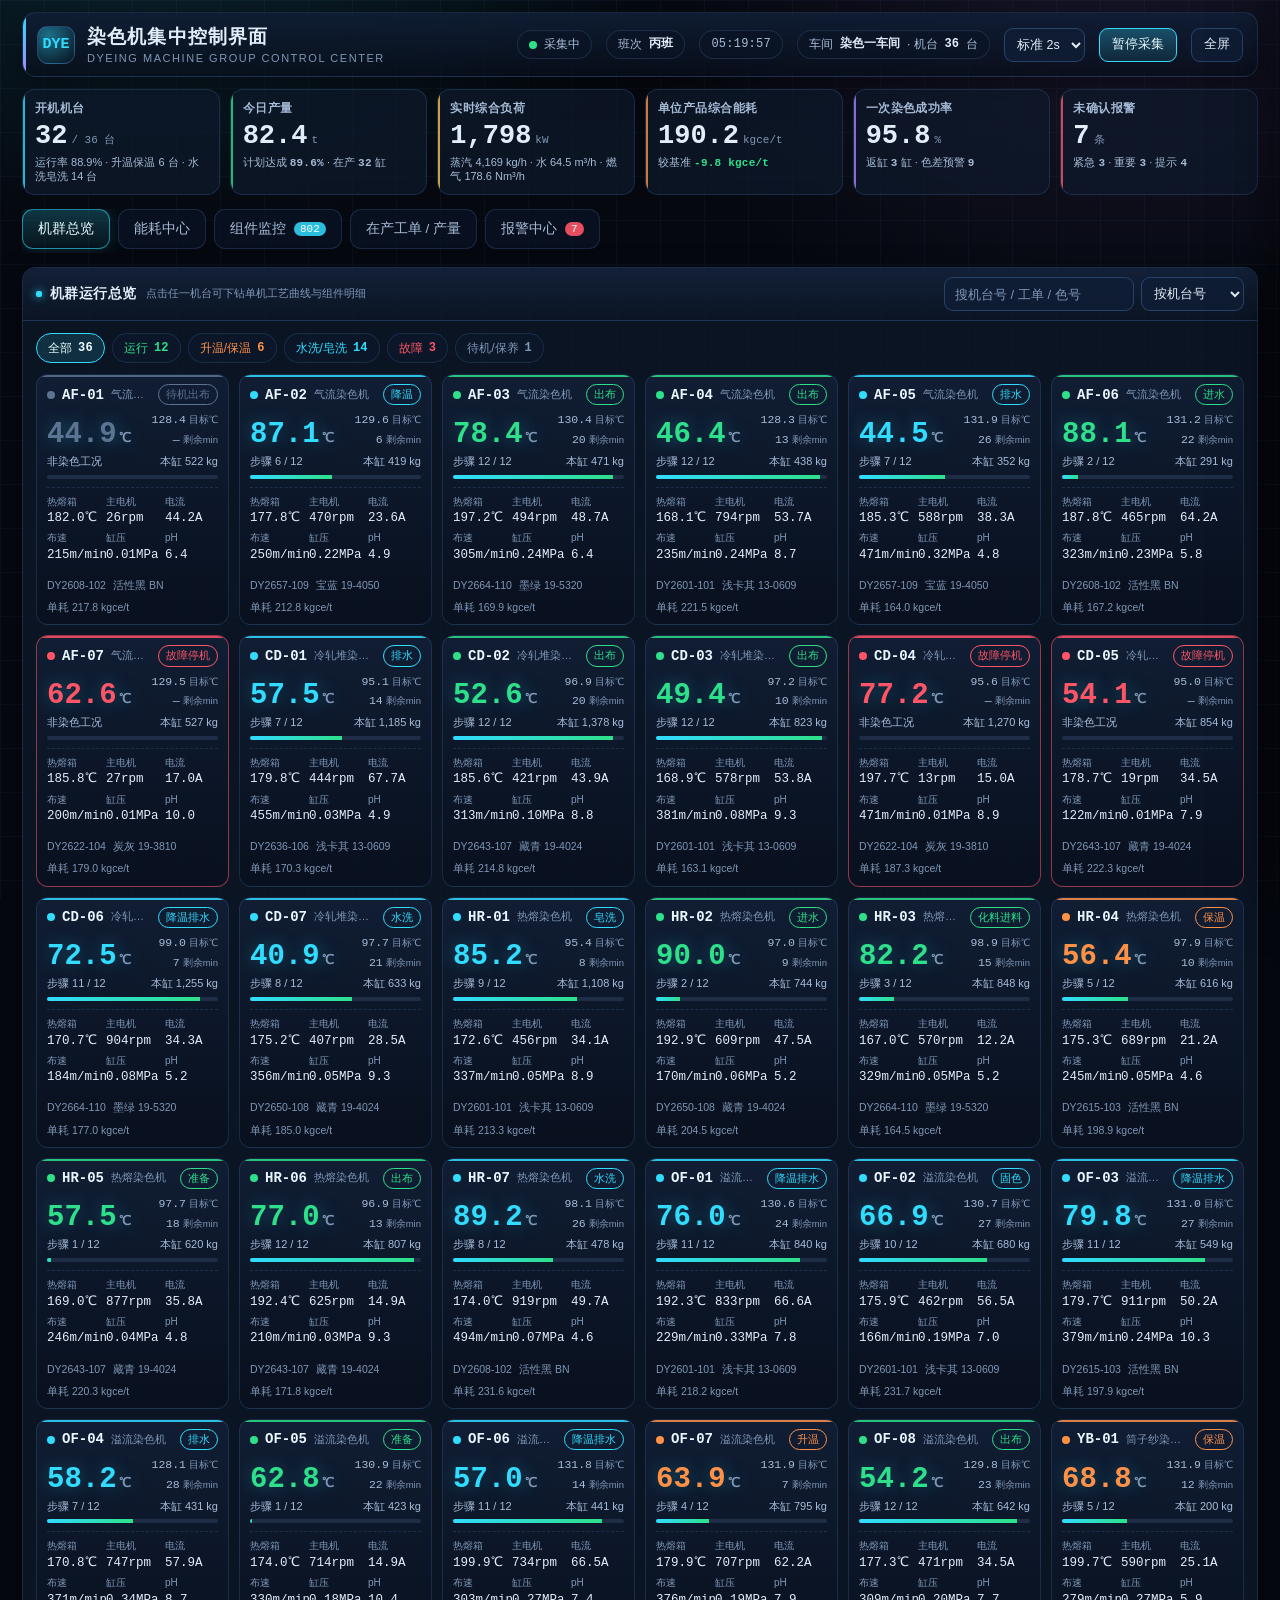
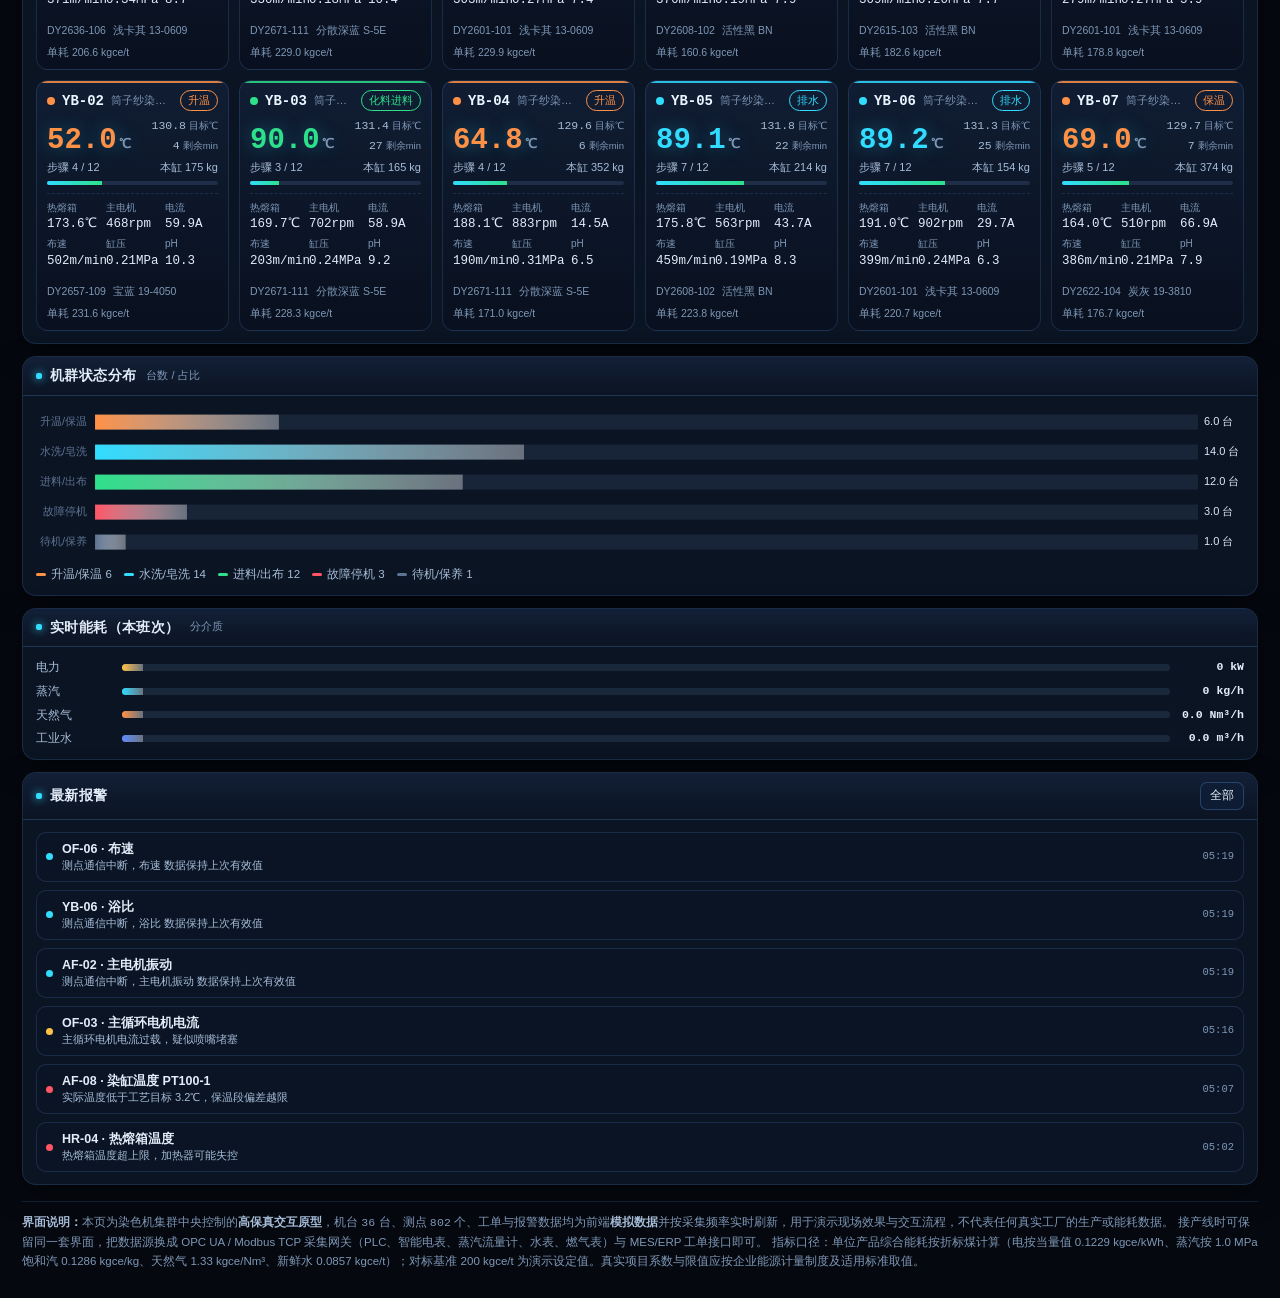
<file: templates/dyecontrol/dyecontrol.html>
<!DOCTYPE html>
<html lang="zh-CN">
<head>
<meta charset="utf-8">
<meta name="viewport" content="width=device-width, initial-scale=1">
<title>染色机集中控制界面</title>
<style>
/* SECTION: reset & tokens */
*,*::before,*::after{box-sizing:border-box}
:root{
  --bg:#05080f;--bg2:#080e1a;--panel:rgba(14,25,44,.72);--panel2:rgba(10,18,33,.86);
  --line:rgba(84,140,210,.20);--line2:rgba(84,140,210,.34);
  --tx:#e3edf9;--tx2:#a6bcd7;--tx3:#7e97b6;
  --cy:#31dcff;--gr:#2ee08a;--ye:#ffc247;--or:#ff9147;--rd:#ff5566;--pu:#a883ff;--bl:#5f8dff;
  --shadow:0 10px 30px rgba(0,0,0,.38);
  --mono:"DIN Alternate","Bahnschrift","Roboto Mono",ui-monospace,SFMono-Regular,Menlo,Consolas,monospace;
  --sans:-apple-system,BlinkMacSystemFont,"Segoe UI","PingFang SC","Hiragino Sans GB","Microsoft YaHei",sans-serif;
}
html,body{margin:0;padding:0;min-height:100%}
body{
  font-family:var(--sans);color:var(--tx);background:var(--bg);
  font-size:14px;line-height:1.45;-webkit-font-smoothing:antialiased;
  background-image:
    radial-gradient(900px 500px at 12% -8%,rgba(49,220,255,.13),transparent 60%),
    radial-gradient(800px 480px at 88% 4%,rgba(168,131,255,.10),transparent 62%),
    linear-gradient(rgba(84,140,210,.055) 1px,transparent 1px),
    linear-gradient(90deg,rgba(84,140,210,.055) 1px,transparent 1px);
  background-size:auto,auto,44px 44px,44px 44px;background-attachment:fixed;
}
h1,h2,h3,h4,p{margin:0}
button,select,input{font-family:inherit;color:inherit}
.num{font-family:var(--mono);font-variant-numeric:tabular-nums;letter-spacing:.02em}
::-webkit-scrollbar{width:9px;height:9px}
::-webkit-scrollbar-thumb{background:rgba(84,140,210,.32);border-radius:8px}
::-webkit-scrollbar-track{background:transparent}

/* SECTION: layout shell */
.wrap{max-width:1920px;margin:0 auto;padding:12px clamp(10px,2vw,22px) 26px}
.topbar{display:flex;flex-wrap:wrap;gap:10px 16px;align-items:center;padding:10px 14px;
  border:1px solid var(--line);background:linear-gradient(180deg,rgba(16,30,54,.9),rgba(8,14,26,.7));
  border-radius:14px;box-shadow:var(--shadow);position:relative;overflow:hidden}
.topbar::after{content:"";position:absolute;inset:0 auto 0 0;width:3px;background:linear-gradient(180deg,var(--cy),var(--pu))}
.brand{display:flex;align-items:center;gap:12px;min-width:0}
.logo{width:38px;height:38px;flex:0 0 38px;border-radius:11px;border:1px solid var(--line2);
  background:radial-gradient(circle at 30% 25%,rgba(49,220,255,.45),rgba(8,14,26,.6));display:grid;place-items:center}
.logo span{font-family:var(--mono);font-size:15px;font-weight:800;color:var(--cy)}
.brand-t{font-size:clamp(15px,2.2vw,19px);font-weight:700;letter-spacing:.06em;white-space:nowrap}
.brand-s{font-size:11px;color:var(--tx3);letter-spacing:.14em;text-transform:uppercase}
.top-meta{display:flex;flex-wrap:wrap;gap:8px 14px;margin-left:auto;align-items:center}
.pill{display:flex;align-items:center;gap:7px;padding:5px 11px;border:1px solid var(--line);border-radius:999px;
  background:rgba(10,20,38,.7);font-size:12px;color:var(--tx2);white-space:nowrap}
.pill b{color:var(--tx);font-family:var(--mono)}
.live{width:8px;height:8px;border-radius:50%;background:var(--gr);box-shadow:0 0 0 0 rgba(46,224,138,.7);animation:pulse 1.6s infinite}
.live.off{background:var(--tx3);animation:none;box-shadow:none}
@keyframes pulse{0%{box-shadow:0 0 0 0 rgba(46,224,138,.55)}70%{box-shadow:0 0 0 9px rgba(46,224,138,0)}100%{box-shadow:0 0 0 0 rgba(46,224,138,0)}}
.btn{border:1px solid var(--line2);background:rgba(16,30,54,.8);color:var(--tx);border-radius:9px;padding:6px 12px;
  font-size:12.5px;cursor:pointer;transition:.18s;min-height:34px}
.btn:hover{border-color:var(--cy);color:#fff;box-shadow:0 0 14px rgba(49,220,255,.25)}
.btn.on{background:linear-gradient(180deg,rgba(49,220,255,.28),rgba(49,220,255,.10));border-color:var(--cy);color:#eafcff}
.sel{background:rgba(16,30,54,.85);border:1px solid var(--line2);border-radius:9px;padding:6px 8px;font-size:12.5px;min-height:34px}
.inp{background:rgba(16,30,54,.85);border:1px solid var(--line2);border-radius:9px;padding:6px 10px;font-size:13px;min-height:34px;min-width:0;width:100%}
.inp::placeholder{color:var(--tx3)}

/* SECTION: kpi strip */
.kpis{display:grid;gap:10px;margin-top:12px;grid-template-columns:repeat(6,minmax(0,1fr))}
.kpi{border:1px solid var(--line);border-radius:13px;padding:10px 12px;background:var(--panel);position:relative;overflow:hidden;min-width:0}
.kpi::before{content:"";position:absolute;left:0;top:0;bottom:0;width:2px;background:var(--cy);opacity:.8}
.kpi.k2::before{background:var(--gr)}.kpi.k3::before{background:var(--ye)}
.kpi.k4::before{background:var(--or)}.kpi.k5::before{background:var(--pu)}.kpi.k6::before{background:var(--rd)}
.kpi h4{font-size:11.5px;color:var(--tx2);font-weight:600;letter-spacing:.04em;display:flex;gap:6px;align-items:center}
.kpi .v{font-family:var(--mono);font-size:clamp(19px,2.4vw,27px);font-weight:700;line-height:1.2;margin-top:3px;white-space:nowrap}
.kpi .u{font-size:11px;color:var(--tx3);margin-left:4px;font-weight:400}
.kpi .s{font-size:11px;color:var(--tx2);margin-top:2px;line-height:1.35;display:-webkit-box;-webkit-line-clamp:2;-webkit-box-orient:vertical;overflow:hidden}
.up{color:var(--gr)}.down{color:var(--rd)}

/* SECTION: tabs */
.tabs{display:flex;gap:8px;margin-top:14px;overflow-x:auto;padding-bottom:4px;scrollbar-width:thin}
.tab{border:1px solid var(--line);background:rgba(10,20,38,.72);border-radius:11px;padding:9px 15px;font-size:13.5px;
  cursor:pointer;white-space:nowrap;color:var(--tx2);transition:.18s;display:flex;align-items:center;gap:8px;min-height:40px}
.tab:hover{color:#fff;border-color:var(--line2)}
.tab.on{color:#eafcff;background:linear-gradient(180deg,rgba(49,220,255,.22),rgba(49,220,255,.06));border-color:rgba(49,220,255,.55);
  box-shadow:0 0 18px rgba(49,220,255,.18)}
.tab .badge{font-family:var(--mono);font-size:11px;background:rgba(255,85,102,.9);color:#fff;border-radius:999px;padding:1px 6px}
.panel{display:none;margin-top:14px}
.panel.on{display:block;animation:fade .3s ease}
@keyframes fade{from{opacity:0;transform:translateY(6px)}to{opacity:1;transform:none}}

/* SECTION: cards */
.card{border:1px solid var(--line);border-radius:14px;background:var(--panel);box-shadow:var(--shadow);min-width:0;overflow:hidden}
.card-h{display:flex;align-items:center;gap:10px;flex-wrap:wrap;padding:9px 13px;border-bottom:1px solid var(--line);
  background:linear-gradient(180deg,rgba(24,42,72,.55),transparent)}
.card-h h3{font-size:13.5px;font-weight:700;letter-spacing:.03em;display:flex;align-items:center;gap:8px}
.card-h h3::before{content:"";width:6px;height:6px;border-radius:2px;background:var(--cy);box-shadow:0 0 9px var(--cy)}
.card-h .hint{font-size:11px;color:var(--tx3)}
.card-h .right{margin-left:auto;display:flex;gap:7px;align-items:center;flex-wrap:wrap}
.card-b{padding:12px 13px}
.grid2{display:grid;gap:12px;grid-template-columns:repeat(2,minmax(0,1fr))}
.grid3{display:grid;gap:12px;grid-template-columns:repeat(3,minmax(0,1fr))}
.stack{display:grid;gap:12px}
@media (max-width:1180px){.grid3{grid-template-columns:repeat(2,minmax(0,1fr))}}
@media (max-width:760px){.grid2,.grid3{grid-template-columns:minmax(0,1fr)}}

/* SECTION: overview */
.ov-wrap{display:grid;gap:12px;grid-template-columns:minmax(0,1fr) 330px;align-items:start}
@media (max-width:1280px){.ov-wrap{grid-template-columns:minmax(0,1fr)}}
.chips{display:flex;gap:7px;flex-wrap:wrap;align-items:center}
.chip{border:1px solid var(--line);background:rgba(12,24,44,.7);border-radius:999px;padding:5px 11px;font-size:12px;
  cursor:pointer;color:var(--tx2);display:flex;align-items:center;gap:6px;min-height:30px;transition:.15s}
.chip:hover{color:#fff}
.chip.on{border-color:var(--cy);color:#eafcff;background:rgba(49,220,255,.14)}
.chip i{width:8px;height:8px;border-radius:50%;background:currentColor;display:block}
.mgrid{display:grid;gap:10px;grid-template-columns:repeat(auto-fill,minmax(184px,1fr));margin-top:11px}
.mc{border:1px solid var(--line);border-radius:12px;background:linear-gradient(180deg,rgba(17,30,53,.9),rgba(9,16,30,.86));
  padding:9px 10px;cursor:pointer;transition:.18s;position:relative;overflow:hidden;min-width:0}
.mc::after{content:"";position:absolute;inset:0 auto auto 0;height:2px;width:100%;background:var(--st,var(--tx3));opacity:.85}
.mc:hover{border-color:var(--line2);transform:translateY(-2px);box-shadow:0 10px 22px rgba(0,0,0,.42)}
.mc.al{border-color:rgba(255,85,102,.55)}
.mc-h{display:flex;align-items:center;gap:7px;font-size:12px}
.mc-code{font-family:var(--mono);font-weight:700;font-size:14px;color:#eaf6ff}
.mc-type{color:var(--tx3);font-size:11px;white-space:nowrap;overflow:hidden;text-overflow:ellipsis;min-width:0;flex:1}
.mc-st{font-size:10.5px;padding:2px 7px;border-radius:999px;border:1px solid var(--st,var(--line));color:var(--st,var(--tx2));white-space:nowrap}
.mc-dot{width:8px;height:8px;border-radius:50%;background:var(--st,var(--tx3));flex:0 0 8px}
.mc.al .mc-dot{animation:blink 1s infinite}
@keyframes blink{50%{opacity:.18}}
.mc-main{display:flex;align-items:flex-end;gap:8px;margin:7px 0 3px}
.mc-temp{font-family:var(--mono);font-size:29px;font-weight:700;line-height:1;color:var(--st,#fff);text-shadow:0 0 18px rgba(49,220,255,.35)}
.mc-temp u{font-size:13px;text-decoration:none;color:var(--tx3);margin-left:2px}
.mc-side{display:flex;flex-direction:column;gap:3px;margin-left:auto;text-align:right}
.mc-side div{font-family:var(--mono);font-size:11.5px;color:var(--tx2)}
.mc-side small{font-family:var(--sans);font-size:9.5px;color:var(--tx3);margin-left:3px}
.mc-phase{font-size:11px;color:var(--tx2);display:flex;justify-content:space-between;gap:6px;margin-top:5px}
.prog{height:4px;border-radius:3px;background:rgba(120,160,210,.16);overflow:hidden;margin-top:5px}
.prog i{display:block;height:100%;background:linear-gradient(90deg,var(--cy),var(--gr));width:0;transition:width .5s}
.mc-grid{display:grid;grid-template-columns:repeat(3,minmax(0,1fr));gap:4px 6px;margin-top:8px;padding-top:7px;border-top:1px dashed var(--line)}
.mc-grid dt{font-size:10px;color:var(--tx3)}
.mc-grid dd{margin:0;font-family:var(--mono);font-size:12.5px;color:var(--tx);white-space:nowrap}
.mc-f{margin-top:7px;font-size:10.5px;color:var(--tx3);display:flex;gap:7px;flex-wrap:wrap;min-width:0}
.mc-f b{color:var(--tx2);font-weight:500;font-family:var(--mono)}
.aside-list{display:grid;gap:8px}
.as-item{display:flex;gap:9px;align-items:center;padding:7px 9px;border:1px solid var(--line);border-radius:10px;background:rgba(10,20,38,.6)}
.as-item .t{font-family:var(--mono);font-size:10.5px;color:var(--tx3);white-space:nowrap}
.as-item .m{min-width:0;flex:1}
.as-item .m b{display:block;font-size:12.5px;font-weight:600;white-space:nowrap;overflow:hidden;text-overflow:ellipsis}
.as-item .m span{font-size:11px;color:var(--tx2);display:-webkit-box;-webkit-line-clamp:2;-webkit-box-orient:vertical;overflow:hidden}
.lv{width:7px;height:7px;border-radius:50%;flex:0 0 7px}
.bar-list{display:grid;gap:7px}
.bl{display:grid;grid-template-columns:78px minmax(0,1fr) 66px;gap:8px;align-items:center;font-size:11.5px}
.bl .track{height:7px;border-radius:4px;background:rgba(120,160,210,.14);overflow:hidden}
.bl .track i{display:block;height:100%;background:linear-gradient(90deg,var(--bl-c,var(--cy)),rgba(255,255,255,.35));width:0}
.bl b{font-family:var(--mono);text-align:right;color:var(--tx)}
.bl span{color:var(--tx2);white-space:nowrap;overflow:hidden;text-overflow:ellipsis}

/* SECTION: energy */
.ecards{display:grid;gap:11px;grid-template-columns:repeat(4,minmax(0,1fr));margin-bottom:12px}
@media (max-width:980px){.ecards{grid-template-columns:repeat(2,minmax(0,1fr))}}
@media (max-width:560px){.ecards{grid-template-columns:minmax(0,1fr)}}
.ec{border:1px solid var(--line);border-radius:13px;padding:11px 12px;background:var(--panel2);position:relative;overflow:hidden;min-width:0}
.ec-top{display:flex;align-items:center;gap:8px;font-size:12.5px;color:var(--tx2)}
.ec-ico{width:26px;height:26px;border-radius:8px;display:grid;place-items:center;border:1px solid var(--line2);font-size:13px;flex:0 0 26px}
.ec-v{font-family:var(--mono);font-size:24px;font-weight:700;margin-top:6px;white-space:nowrap}
.ec-v u{font-size:12px;text-decoration:none;color:var(--tx3);margin-left:3px}
.ec-row{display:flex;justify-content:space-between;gap:8px;font-size:11.5px;color:var(--tx2);margin-top:3px}
.ec-row b{color:var(--tx)}
.ec-name{color:var(--tx);font-weight:600}
.ec-row b{font-family:var(--mono);color:var(--tx2);font-weight:600}
.ec canvas{display:block;width:100%;height:34px;margin-top:7px}
.intensity{display:grid;gap:9px;grid-template-columns:repeat(auto-fit,minmax(150px,1fr))}
.it{border:1px dashed var(--line);border-radius:11px;padding:9px 10px;min-width:0}
.it h5{margin:0 0 5px;font-size:11.5px;color:var(--tx3);font-weight:600}
.it .n{font-family:var(--mono);font-size:18px;font-weight:700}
.it .n u{font-size:11px;text-decoration:none;color:var(--tx3);margin-left:3px}
.it .cmp{font-size:11px;margin-top:2px}
.cv{width:100%;display:block}

/* SECTION: tables */
.tbl-wrap{overflow-x:auto;border-radius:10px}
table.tbl{width:100%;border-collapse:collapse;font-size:12.5px;min-width:640px}
.tbl th{position:sticky;top:0;background:rgba(12,24,44,.96);color:var(--tx2);font-weight:600;text-align:left;
  padding:8px 9px;border-bottom:1px solid var(--line2);white-space:nowrap;font-size:11.5px}
.tbl td{padding:7px 9px;border-bottom:1px solid var(--line);white-space:nowrap;color:var(--tx)}
.tbl tr:hover td{background:rgba(49,220,255,.05)}
.tbl .mono{font-family:var(--mono)}
.tbl .st{display:inline-flex;align-items:center;gap:6px;font-size:11.5px}
.pbar{display:flex;align-items:center;gap:7px;min-width:110px}
.pbar .track{flex:1;min-width:50px;height:6px;border-radius:4px;background:rgba(120,160,210,.16);overflow:hidden}
.pbar .track i{display:block;height:100%;width:0;background:linear-gradient(90deg,var(--cy),var(--gr))}
.pbar b{font-family:var(--mono);font-size:11.5px;min-width:38px;text-align:right}
.pager{display:flex;gap:8px;align-items:center;justify-content:flex-end;font-size:12px;color:var(--tx2);flex-wrap:wrap;margin-top:9px}
.mini{border:1px solid var(--line2);background:rgba(16,30,54,.8);border-radius:7px;padding:3px 9px;font-size:11.5px;cursor:pointer;min-height:28px;color:var(--tx)}
.mini:hover:not(:disabled){border-color:var(--cy)}
.mini:disabled{opacity:.4;cursor:not-allowed}
.tool{display:flex;gap:9px;flex-wrap:wrap;align-items:center;padding:10px 13px;border-bottom:1px solid var(--line);background:rgba(10,20,38,.5)}
.tool .grow{flex:1;min-width:150px;max-width:260px}
canvas.spark{width:62px;height:18px;display:block}
.ec canvas.ec-spark{width:100%;height:34px}
.empty{padding:26px 14px;text-align:center;color:var(--tx3);font-size:12.5px}

/* SECTION: drawer */
.mask{position:fixed;inset:0;background:rgba(2,6,14,.6);backdrop-filter:blur(2px);opacity:0;pointer-events:none;transition:.25s;z-index:40}
.mask.on{opacity:1;pointer-events:auto}
.drawer{position:fixed;top:0;right:0;bottom:0;width:min(560px,100%);background:linear-gradient(180deg,rgba(10,20,38,.98),rgba(6,11,20,.99));
  border-left:1px solid var(--line2);z-index:50;transform:translateX(102%);transition:transform .3s cubic-bezier(.4,.1,.2,1);
  display:flex;flex-direction:column;box-shadow:-18px 0 46px rgba(0,0,0,.5)}
.drawer.on{transform:none}
.dw-h{padding:13px 15px;border-bottom:1px solid var(--line);display:flex;align-items:center;gap:11px;flex-wrap:wrap}
.dw-h .code{font-family:var(--mono);font-size:20px;font-weight:700}
.dw-h .x{margin-left:auto}
.dw-b{padding:13px 15px;overflow:auto;flex:1;display:grid;gap:12px;align-content:start}
.flow{display:flex;gap:5px;overflow-x:auto;padding-bottom:5px}
.fl{border:1px solid var(--line);border-radius:8px;padding:5px 8px;font-size:11px;color:var(--tx3);white-space:nowrap;background:rgba(10,20,38,.6)}
.fl.done{color:var(--gr);border-color:rgba(46,224,138,.4)}
.fl.cur{color:#eafcff;border-color:var(--cy);background:rgba(49,220,255,.16);box-shadow:0 0 12px rgba(49,220,255,.2)}
.plist{display:grid;gap:7px;grid-template-columns:repeat(auto-fit,minmax(158px,1fr))}
.pl{border:1px solid var(--line);border-radius:10px;padding:8px 9px;background:rgba(12,24,44,.55);min-width:0}
.pl h6{margin:0;font-size:11px;color:var(--tx3);font-weight:600;display:flex;justify-content:space-between;gap:6px}
.pl .n{font-family:var(--mono);font-size:17px;font-weight:700;margin-top:3px}
.pl .n u{font-size:11px;text-decoration:none;color:var(--tx3);margin-left:3px}
.pl .rg{font-size:10.5px;color:var(--tx3);font-family:var(--mono)}
.dw-f{padding:11px 15px;border-top:1px solid var(--line);display:flex;gap:8px;flex-wrap:wrap;background:rgba(8,14,26,.7)}

/* SECTION: toast */
.toasts{position:fixed;left:50%;bottom:22px;transform:translateX(-50%);z-index:80;display:grid;gap:8px;width:min(420px,92vw)}
.toast{border:1px solid var(--line2);background:rgba(12,24,44,.96);border-radius:11px;padding:10px 13px;font-size:13px;
  box-shadow:var(--shadow);display:flex;gap:9px;align-items:flex-start;animation:tin .25s ease}
.toast i{width:8px;height:8px;border-radius:50%;margin-top:5px;flex:0 0 8px;background:var(--cy)}
.toast.warn i{background:var(--ye)}.toast.err i{background:var(--rd)}.toast.ok i{background:var(--gr)}
@keyframes tin{from{opacity:0;transform:translateY(12px)}to{opacity:1;transform:none}}
.foot{margin-top:16px;font-size:11.5px;color:var(--tx3);line-height:1.7;border-top:1px solid var(--line);padding-top:11px}
.foot b{color:var(--tx2);font-weight:600}
.legend{display:flex;gap:12px;flex-wrap:wrap;font-size:11.5px;color:var(--tx2)}
.legend span{display:flex;align-items:center;gap:5px}
.legend s{width:10px;height:3px;border-radius:2px;display:block;text-decoration:none}
@media (max-width:700px){
  .kpis{grid-template-columns:repeat(2,minmax(0,1fr))}
  .mgrid{grid-template-columns:repeat(auto-fill,minmax(160px,1fr))}
  /* 小屏：顶栏分成标题行与操作行，按钮/下拉达到触控尺寸 */
  .topbar{padding:9px 11px;gap:8px 12px}
  .brand{flex:1 1 100%}
  .top-meta{margin-left:0;flex:1 1 100%;gap:6px 8px}
  .pill{padding:4px 9px;font-size:11.5px}
  .btn,.sel,.inp{min-height:42px;font-size:13px}
  .tab{padding:8px 12px;min-height:44px}
  /* 工具条与筛选条按内容换行，避免右侧项贴边 */
  .tool,.card-h{gap:8px}
  .tool .grow{max-width:none;flex:1 1 100%}
  .tool .chips{margin-left:0;width:100%}
  #ov-chips{row-gap:7px}
  .ecards{grid-template-columns:minmax(0,1fr)}
  .pager{justify-content:space-between}
  .mini{min-height:40px;padding:6px 12px}
}
</style>
</head>
<body>
<div class="wrap">

  <!-- SECTION: markup topbar -->
  <header class="topbar">
    <div class="brand">
      <div class="logo"><span>DYE</span></div>
      <div>
        <h1 class="brand-t">染色机集中控制界面</h1>
        <div class="brand-s">Dyeing Machine Group Control Center</div>
      </div>
    </div>
    <div class="top-meta">
      <div class="pill"><span class="live" id="live-dot"></span><span id="tb-state">采集中</span></div>
      <div class="pill">班次 <b id="shift">甲班</b></div>
      <div class="pill"><span class="num" id="clock">--:--:--</span></div>
      <div class="pill">车间 <b>染色一车间</b> · 机台 <b id="tb-total">0</b> 台</div>
      <select class="sel" id="sel-rate" aria-label="刷新频率">
        <option value="1000">实时 1s</option>
        <option value="2000" selected>标准 2s</option>
        <option value="5000">省电 5s</option>
      </select>
      <button class="btn on" id="btn-run">暂停采集</button>
      <button class="btn" id="btn-full">全屏</button>
    </div>
  </header>

  <!-- SECTION: markup kpi -->
  <section class="kpis" id="kpis">
    <div class="kpi"><h4>开机机台</h4><div class="v"><span id="kpi-run">0</span><span class="u">/ <span id="kpi-total">0</span> 台</span></div><div class="s" id="kpi-run-s">运行率 --</div></div>
    <div class="kpi k2"><h4>今日产量</h4><div class="v"><span id="kpi-out">0</span><span class="u">t</span></div><div class="s">计划达成 <b id="kpi-plan" class="num">--%</b> · 在产 <b id="kpi-batch" class="num">0</b> 缸</div></div>
    <div class="kpi k3"><h4>实时综合负荷</h4><div class="v"><span id="kpi-pow">0</span><span class="u">kW</span></div><div class="s" id="kpi-pow-s">蒸汽 -- kg/h · 水 -- m³/h</div></div>
    <div class="kpi k4"><h4>单位产品综合能耗</h4><div class="v"><span id="kpi-eui">0</span><span class="u">kgce/t</span></div><div class="s">较基准 <b id="kpi-eui-c" class="num">--</b></div></div>
    <div class="kpi k5"><h4>一次染色成功率</h4><div class="v"><span id="kpi-fps">0</span><span class="u">%</span></div><div class="s">返缸 <b id="kpi-re" class="num">0</b> 缸 · 色差预警 <b id="kpi-dc" class="num">0</b></div></div>
    <div class="kpi k6"><h4>未确认报警</h4><div class="v"><span id="kpi-al">0</span><span class="u">条</span></div><div class="s">紧急 <b id="kpi-al1" class="num">0</b> · 重要 <b id="kpi-al2" class="num">0</b> · 提示 <b id="kpi-al3" class="num">0</b></div></div>
  </section>

  <!-- SECTION: markup tabs -->
  <nav class="tabs" role="tablist">
    <button class="tab on" data-tab="overview">机群总览</button>
    <button class="tab" data-tab="energy">能耗中心</button>
    <button class="tab" data-tab="comp">组件监控 <span class="badge" style="background:rgba(49,220,255,.85)" id="bd-cp">0</span></button>
    <button class="tab" data-tab="order">在产工单 / 产量</button>
    <button class="tab" data-tab="alarm">报警中心 <span class="badge" id="bd-al">0</span></button>
  </nav>

  <!-- SECTION: panel overview -->
  <section class="panel on" id="p-overview">
    <div class="ov-wrap">
      <div>
        <div class="card">
          <div class="card-h">
            <h3>机群运行总览</h3>
            <span class="hint">点击任一机台可下钻单机工艺曲线与组件明细</span>
            <div class="right">
              <input class="inp" id="ov-search" placeholder="搜机台号 / 工单 / 色号" style="max-width:190px">
              <select class="sel" id="ov-sort">
                <option value="code">按机台号</option>
                <option value="temp">按缸温降序</option>
                <option value="remain">按剩余时间</option>
                <option value="alarm">报警优先</option>
              </select>
            </div>
          </div>
          <div class="card-b">
            <div class="chips" id="ov-chips">
              <button class="chip on" data-s="all">全部 <b class="num" id="c-all">0</b></button>
              <button class="chip" data-s="run" style="color:var(--gr)">运行 <b class="num" id="c-run">0</b></button>
              <button class="chip" data-s="heat" style="color:var(--or)">升温/保温 <b class="num" id="c-heat">0</b></button>
              <button class="chip" data-s="wash" style="color:var(--cy)">水洗/皂洗 <b class="num" id="c-wash">0</b></button>
              <button class="chip" data-s="fault" style="color:var(--rd)">故障 <b class="num" id="c-fault">0</b></button>
              <button class="chip" data-s="idle" style="color:var(--tx3)">待机/保养 <b class="num" id="c-idle">0</b></button>
            </div>
            <div class="mgrid" id="ov-grid"></div>
            <div class="empty" id="ov-empty" style="display:none">当前筛选条件下没有匹配的机台，请调整状态或关键词。</div>
          </div>
        </div>
      </div>
      <div class="stack">
        <div class="card">
          <div class="card-h"><h3>机群状态分布</h3><span class="hint">台数 / 占比</span></div>
          <div class="card-b"><canvas class="cv" id="ch-state" height="150"></canvas>
            <div class="legend" id="lg-state" style="margin-top:8px"></div>
          </div>
        </div>
        <div class="card">
          <div class="card-h"><h3>实时能耗（本班次）</h3><span class="hint">分介质</span></div>
          <div class="card-b"><div class="bar-list" id="ov-energy"></div></div>
        </div>
        <div class="card">
          <div class="card-h"><h3>最新报警</h3><div class="right"><button class="mini" data-goto="alarm">全部</button></div></div>
          <div class="card-b"><div class="aside-list" id="ov-alarms"></div></div>
        </div>
      </div>
    </div>
  </section>

  <!-- SECTION: panel energy -->
  <section class="panel" id="p-energy">
    <div class="ecards" id="ec-cards"></div>
    <div class="card" style="margin-bottom:12px">
      <div class="card-h">
        <h3>能耗趋势</h3>
        <div class="right chips" id="en-chips">
          <button class="chip on" data-en="kwh" style="color:var(--ye)">电力</button>
          <button class="chip" data-en="steam" style="color:var(--cy)">蒸汽</button>
          <button class="chip" data-en="gas" style="color:var(--or)">天然气</button>
          <button class="chip" data-en="water" style="color:var(--bl)">工业水</button>
        </div>
        <div class="right">
          <select class="sel" id="en-range">
            <option value="day">今日（24 小时）</option>
            <option value="week">近 7 日</option>
            <option value="month">近 30 日</option>
          </select>
        </div>
      </div>
      <div class="card-b">
        <canvas class="cv" id="ch-energy" height="260"></canvas>
        <div class="legend" style="margin-top:9px">
          <span><s style="background:var(--ye)"></s><em id="lg-en-name">电力消耗</em></span>
          <span><s style="background:var(--cy)"></s>产量（t，右轴）</span>
          <span><s style="background:var(--rd)"></s>单耗基准线</span>
        </div>
      </div>
    </div>
    <div class="grid3" style="margin-bottom:12px">
      <div class="card">
        <div class="card-h"><h3>能耗结构（折标煤）</h3><span class="hint">按工序</span></div>
        <div class="card-b"><canvas class="cv" id="ch-mix" height="200"></canvas><div class="legend" id="lg-mix" style="margin-top:8px"></div></div>
      </div>
      <div class="card">
        <div class="card-h"><h3>机台单耗 TOP10</h3><span class="hint">kgce/t 布</span></div>
        <div class="card-b"><canvas class="cv" id="ch-top" height="200"></canvas></div>
      </div>
      <div class="card">
        <div class="card-h"><h3>分时用电与成本</h3><span class="hint">峰 / 平 / 谷</span></div>
        <div class="card-b"><div class="bar-list" id="en-tou"></div>
          <div class="intensity" style="margin-top:11px">
            <div class="it"><h5>今日电费</h5><div class="n"><span id="en-cost">0</span><u>万元</u></div></div>
            <div class="it"><h5>碳排强度</h5><div class="n"><span id="en-co2">0</span><u>kgCO₂/t</u></div></div>
          </div>
        </div>
      </div>
    </div>
    <div class="card">
      <div class="card-h"><h3>单位产品消耗对标</h3><span class="hint">口径：吨布损耗，基准取自行业先进水平</span></div>
      <div class="card-b"><div class="intensity" id="en-intensity"></div></div>
    </div>
  </section>

  <!-- SECTION: panel components -->
  <section class="panel" id="p-comp">
    <div class="grid2" style="margin-bottom:12px">
      <div class="card">
        <div class="card-h"><h3>组件健康度</h3><span class="hint">按组件类别统计测点状态</span></div>
        <div class="card-b"><canvas class="cv" id="ch-comp" height="220"></canvas></div>
      </div>
      <div class="card">
        <div class="card-h"><h3>测点状态汇总</h3><span class="hint">阈值来自工艺规程</span></div>
        <div class="card-b">
          <div class="bar-list" id="cp-sum"></div>
          <div class="hint" style="font-size:11px;color:var(--tx3);margin-top:9px">
            测点总数 <b class="num" id="cp-total">0</b> 个，采集频率 1s，通信协议 OPC UA / Modbus TCP，丢包率 <b class="num">0.03%</b>。
          </div>
        </div>
      </div>
    </div>
    <div class="card">
      <div class="card-h"><h3>组件实时监控清单</h3><span class="hint">热熔箱温度、电机转速、电机电流等全部测点</span></div>
      <div class="tool">
        <div class="grow"><input class="inp" id="cp-search" placeholder="搜组件 / 机台 / 位号"></div>
        <select class="sel" id="cp-group"><option value="all">全部类别</option></select>
        <select class="sel" id="cp-machine"><option value="all">全部机台</option></select>
        <select class="sel" id="cp-status">
          <option value="all">全部状态</option><option value="ok">正常</option>
          <option value="warn">预警</option><option value="alarm">越限</option><option value="off">离线</option>
        </select>
        <div class="chips" style="margin-left:auto">
          <button class="chip" id="cp-sort-val">按偏差排序</button>
          <button class="mini" id="cp-export">导出 CSV</button>
        </div>
      </div>
      <div class="tbl-wrap">
        <table class="tbl">
          <thead><tr>
            <th>位号</th><th>组件 / 参数</th><th>类别</th><th>所属机台</th><th>实时值</th><th>单位</th>
            <th>量程 / 阈值</th><th>趋势</th><th>状态</th><th>更新时间</th>
          </tr></thead>
          <tbody id="cp-body"></tbody>
        </table>
      </div>
      <div class="card-b" style="padding-top:4px">
        <div class="pager">
          <span id="cp-info">--</span>
          <select class="sel" id="cp-size"><option>24</option><option>40</option><option>60</option></select>
          <button class="mini" id="cp-prev">上一页</button>
          <button class="mini" id="cp-next">下一页</button>
        </div>
      </div>
    </div>
  </section>

  <!-- SECTION: panel orders -->
  <section class="panel" id="p-order">
    <div class="grid2" style="margin-bottom:12px">
      <div class="card">
        <div class="card-h"><h3>近 7 日产量与计划达成</h3><span class="hint">实际 / 计划 / 达成率</span></div>
        <div class="card-b"><canvas class="cv" id="ch-output" height="220"></canvas>
          <div class="legend" style="margin-top:8px">
            <span><s style="background:var(--gr)"></s>实际产量(t)</span>
            <span><s style="background:var(--tx3)"></s>计划产量(t)</span>
            <span><s style="background:var(--cy)"></s>达成率(%)</span>
          </div>
        </div>
      </div>
      <div class="card">
        <div class="card-h"><h3>班次产量对比</h3><span class="hint">甲 / 乙 / 丙</span></div>
        <div class="card-b"><canvas class="cv" id="ch-shift" height="220"></canvas>
          <div class="legend" style="margin-top:8px">
            <span><s style="background:var(--cy)"></s>染色布(t)</span>
            <span><s style="background:var(--pu)"></s>一次合格(t)</span>
          </div>
        </div>
      </div>
    </div>
    <div class="card">
      <div class="card-h">
        <h3>在生产工单</h3>
        <div class="right chips" id="od-chips">
          <button class="chip on" data-os="all">全部</button>
          <button class="chip" data-os="run" style="color:var(--gr)">生产中</button>
          <button class="chip" data-os="wait" style="color:var(--ye)">待排缸</button>
          <button class="chip" data-os="re" style="color:var(--or)">返缸重染</button>
          <button class="chip" data-os="done" style="color:var(--tx3)">已完工</button>
        </div>
        <div class="right"><input class="inp" id="od-search" placeholder="搜工单 / 客户 / 色号" style="max-width:180px"></div>
      </div>
      <div class="tbl-wrap">
        <table class="tbl">
          <thead><tr>
            <th>工单号</th><th>客户 / 产品</th><th>布种 · 克重</th><th>色号 / 工艺</th>
            <th>机台</th><th>缸数</th><th>计划 / 实际(kg)</th><th>完成度</th>
            <th>浴比</th><th>单耗(kgce/t)</th><th>状态</th><th>交期</th>
          </tr></thead>
          <tbody id="od-body"></tbody>
        </table>
      </div>
      <div class="empty" id="od-empty" style="display:none">没有符合条件的工单。</div>
    </div>
  </section>

  <!-- SECTION: panel alarms -->
  <section class="panel" id="p-alarm">
    <div class="ecards" id="al-stats"></div>
    <div class="card">
      <div class="card-h">
        <h3>实时报警与处置</h3>
        <div class="right chips" id="al-chips">
          <button class="chip on" data-as="all">全部等级</button>
          <button class="chip" data-as="1" style="color:var(--rd)">紧急</button>
          <button class="chip" data-as="2" style="color:var(--ye)">重要</button>
          <button class="chip" data-as="3" style="color:var(--cy)">提示</button>
        </div>
        <div class="right"><label class="chip" style="cursor:pointer"><input type="checkbox" id="al-open" style="width:15px;height:15px">仅未闭环</label></div>
      </div>
      <div class="tbl-wrap">
        <table class="tbl">
          <thead><tr>
            <th>时间</th><th>等级</th><th>机台</th><th>组件 / 位号</th><th>报警内容</th>
            <th>实测 / 阈值</th><th>持续</th><th>状态</th><th>处置</th>
          </tr></thead>
          <tbody id="al-body"></tbody>
        </table>
      </div>
      <div class="empty" id="al-empty" style="display:none">当前筛选条件下没有报警记录。</div>
    </div>
  </section>

  <p class="foot">
    <b>界面说明：</b>本页为染色机集群中央控制的<b>高保真交互原型</b>，机台 <span class="num" id="foot-machines">36</span> 台、测点 <span class="num" id="foot-points">0</span> 个、工单与报警数据均为前端<b>模拟数据</b>并按采集频率实时刷新，用于演示现场效果与交互流程，不代表任何真实工厂的生产或能耗数据。
    接产线时可保留同一套界面，把数据源换成 OPC UA / Modbus TCP 采集网关（PLC、智能电表、蒸汽流量计、水表、燃气表）与 MES/ERP 工单接口即可。
    指标口径：单位产品综合能耗按折标煤计算（电按当量值 0.1229 kgce/kWh、蒸汽按 1.0 MPa 饱和汽 0.1286 kgce/kg、天然气 1.33 kgce/Nm³、新鲜水 0.0857 kgce/t）；对标基准 200 kgce/t 为演示设定值。真实项目系数与限值应按企业能源计量制度及适用标准取值。
  </p>
</div>

<!-- SECTION: markup templates -->
<template id="tpl-mc">
  <article class="mc" tabindex="0">
    <div class="mc-h">
      <span class="mc-dot"></span><span class="mc-code"></span><span class="mc-type"></span><span class="mc-st"></span>
    </div>
    <div class="mc-main">
      <div class="mc-temp"><span class="t-val"></span><u>℃</u></div>
      <div class="mc-side">
        <div><span class="t-target"></span><small>目标℃</small></div>
        <div><span class="t-remain"></span><small>剩余min</small></div>
      </div>
    </div>
    <div class="mc-phase"><span class="t-phase"></span><span class="t-steps"></span></div>
    <div class="prog"><i class="t-prog"></i></div>
    <dl class="mc-grid">
      <div><dt>热熔箱</dt><dd class="v-heat"></dd></div>
      <div><dt>主电机</dt><dd class="v-rpm"></dd></div>
      <div><dt>电流</dt><dd class="v-cur"></dd></div>
      <div><dt>布速</dt><dd class="v-spd"></dd></div>
      <div><dt>缸压</dt><dd class="v-prs"></dd></div>
      <div><dt>pH</dt><dd class="v-ph"></dd></div>
    </dl>
    <div class="mc-f">
      <span class="f-order"></span><span class="f-color"></span><span class="f-energy"></span>
    </div>
  </article>
</template>

<template id="tpl-ec">
  <div class="ec">
    <div class="ec-top"><span class="ec-ico"></span><span class="ec-name"></span><span class="ec-tag num" style="margin-left:auto"></span></div>
    <div class="ec-v"><span class="ec-now"></span><u class="ec-unit"></u></div>
    <div class="ec-row"><span>今日累计</span><b class="ec-day"></b></div>
    <div class="ec-row"><span>折标煤 / 成本</span><b class="ec-cost"></b></div>
    <canvas class="ec-spark spark"></canvas>
  </div>
</template>

<template id="tpl-cp">
  <tr>
    <td class="mono c-tag"></td><td class="c-name"></td><td class="c-group" style="color:var(--tx2)"></td>
    <td class="mono c-mc" style="color:var(--tx2)"></td><td class="mono c-val" style="font-weight:700"></td>
    <td class="c-unit" style="color:var(--tx3)"></td><td class="mono c-rg" style="color:var(--tx3)"></td>
    <td><canvas class="spark c-spark"></canvas></td>
    <td><span class="st c-st"><i class="lv"></i><span></span></span></td>
    <td class="mono c-time" style="color:var(--tx3)"></td>
  </tr>
</template>

<template id="tpl-od">
  <tr>
    <td class="mono o-id"></td><td class="o-cust"></td><td class="o-fab" style="color:var(--tx2)"></td>
    <td class="o-color"></td><td class="mono o-mc" style="color:var(--tx2)"></td>
    <td class="mono o-bat"></td><td class="mono o-kw"></td>
    <td><span class="pbar"><span class="track"><i></i></span><b class="o-pc"></b></span></td>
    <td class="mono o-ratio"></td><td class="mono o-eui"></td>
    <td><span class="st o-st"><i class="lv"></i><span></span></span></td>
    <td class="mono o-due" style="color:var(--tx2)"></td>
  </tr>
</template>

<template id="tpl-al">
  <tr>
    <td class="mono a-time"></td>
    <td><span class="st a-lv"><i class="lv"></i><span></span></span></td>
    <td class="mono a-mc"></td><td class="a-tag" style="color:var(--tx2)"></td>
    <td class="a-msg"></td><td class="mono a-val" style="color:var(--tx2)"></td>
    <td class="mono a-dur"></td>
    <td><span class="st a-st"><i class="lv"></i><span></span></span></td>
    <td class="a-act"><span style="display:flex;gap:6px;flex-wrap:wrap"></span></td>
  </tr>
</template>

<template id="tpl-as">
  <div class="as-item">
    <span class="lv"></span>
    <span class="m"><b class="t1"></b><span class="t2"></span></span>
    <span class="t"></span>
  </div>
</template>

<template id="tpl-bl">
  <div class="bl"><span></span><span class="track"><i></i></span><b></b></div>
</template>

<template id="tpl-it">
  <div class="it"><h5></h5><div class="n"><span></span><u></u></div><div class="cmp"></div></div>
</template>

<template id="tpl-alstat">
  <div class="ec">
    <div class="ec-top"><span class="ec-ico"></span><span class="ec-name"></span></div>
    <div class="ec-v"><span class="ec-now num"></span><u class="ec-unit"></u></div>
    <div class="ec-row"><span class="l1"></span><b class="v1 num"></b></div>
    <div class="ec-row"><span class="l2"></span><b class="v2 num"></b></div>
  </div>
</template>

<div class="mask" id="mask"></div>
<!-- SECTION: markup drawer -->
<aside class="drawer" id="drawer" aria-label="单机详情">
  <div class="dw-h">
    <span class="code" id="dw-code">--</span>
    <span class="mc-st" id="dw-state">--</span>
    <span style="color:var(--tx3);font-size:12px" id="dw-type"></span>
    <button class="btn x" id="dw-close">关闭 ✕</button>
  </div>
  <div class="dw-b">
    <div>
      <div style="font-size:11.5px;color:var(--tx3);margin-bottom:6px">工艺流程 · 当前步骤 <b class="num" id="dw-stepno"></b></div>
      <div class="flow" id="dw-flow"></div>
    </div>
    <div class="card">
      <div class="card-h"><h3>温度工艺曲线</h3>
        <div class="right"><select class="sel" id="dw-win"><option value="45">近 45 min</option><option value="90">近 90 min</option><option value="180">近 180 min</option></select></div>
      </div>
      <div class="card-b"><canvas class="cv" id="ch-dw" height="210"></canvas>
        <div class="legend" style="margin-top:7px">
          <span><s style="background:var(--cy)"></s>实际温度</span>
          <span><s style="background:var(--tx3)"></s>工艺目标</span>
          <span><s style="background:var(--rd)"></s>允许偏差带 ±2℃</span>
        </div>
      </div>
    </div>
    <div>
      <div style="font-size:11.5px;color:var(--tx3);margin-bottom:6px">关键组件实时值</div>
      <div class="plist" id="dw-points"></div>
    </div>
    <div class="grid2">
      <div class="card"><div class="card-h"><h3>本缸能耗</h3></div><div class="card-b"><div class="bar-list" id="dw-energy"></div></div></div>
      <div class="card"><div class="card-h"><h3>工单与质量</h3></div><div class="card-b"><div class="aside-list" id="dw-order"></div></div></div>
    </div>
    <div class="card"><div class="card-h"><h3>该机台报警</h3></div><div class="card-b"><div class="aside-list" id="dw-alarms"></div></div></div>
  </div>
  <div class="dw-f">
    <button class="btn" data-act="recipe">下发标准工艺</button>
    <button class="btn" data-act="pause">暂停运行</button>
    <button class="btn" data-act="ack">复位该机报警</button>
    <button class="btn" data-act="his">调取批次追溯</button>
  </div>
</aside>
<div class="toasts" id="toasts"></div>

<script>
"use strict";
/* SECTION: utils */
const $=(s,r)=>(r||document).querySelector(s);
const $$=(s,r)=>Array.prototype.slice.call((r||document).querySelectorAll(s));
function rnd(a,b){return a+Math.random()*(b-a)}
function ri(a,b){return Math.floor(rnd(a,b+1))}
function pick(arr){return arr[ri(0,arr.length-1)]}
function clamp(v,a,b){return v<a?a:(v>b?b:v)}
function fmt(v,d){const p=Math.pow(10,d||0);const n=Math.round(v*p)/p;return n.toLocaleString('zh-CN',{minimumFractionDigits:d||0,maximumFractionDigits:d||0})}
function pad2(n){return n<10?'0'+n:''+n}
function hms(dt){return pad2(dt.getHours())+':'+pad2(dt.getMinutes())+':'+pad2(dt.getSeconds())}
function hm(dt){return pad2(dt.getHours())+':'+pad2(dt.getMinutes())}
function clone(id){return $('#'+id).content.firstElementChild.cloneNode(true)}
function toast(msg,kind){
  const box=$('#toasts');const el=document.createElement('div');
  el.className='toast'+(kind?' '+kind:'');
  const i=document.createElement('i');const s=document.createElement('span');
  s.textContent=msg;el.appendChild(i);el.appendChild(s);box.appendChild(el);
  setTimeout(()=>{el.style.transition='opacity .4s, transform .4s';el.style.opacity='0';el.style.transform='translateY(10px)';setTimeout(()=>el.remove(),420)},2600);
}
const C={cy:'#31dcff',gr:'#2ee08a',ye:'#ffc247',or:'#ff9147',rd:'#ff5566',pu:'#a883ff',bl:'#5f8dff',tx3:'#5d7392',line:'rgba(84,140,210,.18)'};
const F_COEF={kwh:0.1229,steam:0.1286,gas:1.33,water:0.0857};/* kgce/单位：电按当量值，蒸汽按1.0MPa饱和汽 */
const BASE_EUI=200;/* 车间对标基准 kgce/t，可按企业能源考核制度调整 */
const F_PRICE={kwh:0.72,steam:268,gas:3.55,water:4.6};
const F_UNIT={kwh:'kWh',steam:'kg',gas:'Nm³',water:'m³'};

/* SECTION: data config */
const PHASES=['准备','进水','化料进料','升温','保温','降温','排水','水洗','皂洗','固色','降温排水','出布'];
const TGT={'准备':30,'进水':45,'化料进料':60,'升温':0,'保温':0,'降温':75,'排水':70,'水洗':60,'皂洗':92,'固色':62,'降温排水':50,'出布':40};
const MACHINES_N=36;
const TYPE_DEF=[
  {name:'溢流染色机',pre:'OF',ht:true,load:[300,900]},
  {name:'气流染色机',pre:'AF',ht:true,load:[250,600]},
  {name:'筒子纱染色机',pre:'YB',ht:true,load:[120,400]},
  {name:'热熔染色机',pre:'HR',ht:false,load:[400,1200]},
  {name:'冷轧堆染色机',pre:'CD',ht:false,load:[600,1500]}
];
const FABRICS=['全涤针织汗布','涤棉混纺平纹','棉双面卫衣布','锦纶高弹泳布','涤纶塔丝隆','天丝混纺斜纹','腈纶毛衫纱线','涤氨罗纹'];
const CUSTOMERS=['华孚时尚','鲁泰纺织','申洲国际','互太针织','魏桥纺织','台华新材料','盛虹集团','航民股份'];
const COLORS=['藏青 19-4024','活性黑 BN','分散深蓝 S-5E','碰窗灰 12-0607','墨绿 19-5320','酒红 19-1725','本白','浅卡其 13-0609','宝蓝 19-4050','炭灰 19-3810'];
const LEVELS={1:'紧急',2:'重要',3:'提示'};
const LEVEL_COLOR={1:C.rd,2:C.ye,3:C.cy};

/* 组件（测点）定义：几十个量、可搜索可筛选 */
const COMP_DEF=[
  {k:'heat',n:'热熔箱温度',g:'温控类',u:'℃',lo:150,hi:215,ok:[150,210],unit1:0.5},
  {k:'t1',n:'染缸温度 PT100-1',g:'温控类',u:'℃',lo:20,hi:138,ok:[0,135]},
  {k:'t2',n:'染缸温度 PT100-2',g:'温控类',u:'℃',lo:20,hi:138,ok:[0,135]},
  {k:'t3',n:'回液温度',g:'温控类',u:'℃',lo:20,hi:135,ok:[0,132]},
  {k:'sv',n:'蒸汽调节阀开度',g:'执行类',u:'%',lo:0,hi:100,ok:[0,95]},
  {k:'cv',n:'冷却水阀开度',g:'执行类',u:'%',lo:0,hi:100,ok:[0,90]},
  {k:'rpm',n:'主循环电机转速',g:'驱动类',u:'rpm',lo:0,hi:1200,ok:[100,1050]},
  {k:'cur',n:'主循环电机电流',g:'驱动类',u:'A',lo:0,hi:90,ok:[5,72]},
  {k:'hz',n:'主循环变频器频率',g:'驱动类',u:'Hz',lo:0,hi:60,ok:[15,55]},
  {k:'pump',n:'加料泵电流',g:'驱动类',u:'A',lo:0,hi:24,ok:[1,20]},
  {k:'spd',n:'布速',g:'工艺类',u:'m/min',lo:0,hi:560,ok:[80,520]},
  {k:'noz',n:'喷嘴压力',g:'工艺类',u:'MPa',lo:0,hi:0.6,ok:[0.08,0.48],d:2},
  {k:'prs',n:'缸内压力',g:'工艺类',u:'MPa',lo:0,hi:0.45,ok:[0,0.36],d:2},
  {k:'lvl',n:'染缸液位',g:'工艺类',u:'%',lo:0,hi:100,ok:[45,92]},
  {k:'ph',n:'染液 pH 值',g:'质量类',u:'',lo:0,hi:14,ok:[3.5,11],d:1},
  {k:'bath',n:'浴比',g:'质量类',u:'1:x',lo:4,hi:12,ok:[4.5,10],d:1},
  {k:'dye',n:'色度值 ΔE',g:'质量类',u:'',lo:0,hi:6,ok:[0,1.4],d:2},
  {k:'flame',n:'燃烧器火焰状态',g:'安全类',u:'',lo:0,hi:1,ok:[1,1]},
  {k:'door',n:'缸门限位开关',g:'安全类',u:'',lo:0,hi:1,ok:[1,1]},
  {k:'exh',n:'排风温度',g:'辅助类',u:'℃',lo:20,hi:120,ok:[25,95]},
  {k:'air',n:'压缩空气压力',g:'辅助类',u:'MPa',lo:0,hi:1,ok:[0.45,0.8],d:2},
  {k:'vib',n:'主电机振动',g:'设备类',u:'mm/s',lo:0,hi:12,ok:[0,4.5],d:1}
];
const SHARED_DEF=[
  {n:'锅炉分汽缸压力',g:'公用工程',u:'MPa',ok:[0.6,1.1],d:2},
  {n:'蒸汽总管流量',g:'公用工程',u:'t/h',ok:[2,26],d:1},
  {n:'空压站露点',g:'公用工程',u:'℃',ok:[-28,3],d:1},
  {n:'冷却塔出水温度',g:'公用工程',u:'℃',ok:[22,38],d:1},
  {n:'回用水池 pH',g:'公用工程',u:'',ok:[6,9],d:1},
  {n:'污水处理站流量',g:'公用工程',u:'m³/h',ok:[40,320],d:0},
  {n:'化料间称重',g:'公用工程',u:'kg',ok:[10,900],d:0},
  {n:'车间总配电功率因数',g:'公用工程',u:'',ok:[0.9,1],d:2},
  {n:'余热回收器出口水温',g:'公用工程',u:'℃',ok:[45,88],d:1},
  {n:'中水回用率',g:'公用工程',u:'%',ok:[35,68],d:1}
];

/* SECTION: state */
const S={
  tick:0,machines:[],points:[],orders:[],alarms:[],alarmSeq:1,running:true,rate:2000,
  tab:'overview',ovFilter:{s:'all',q:'',sort:'code'},
  cp:{q:'',group:'all',machine:'all',status:'all',page:0,size:24,byDev:false},
  od:{s:'all',q:''},al:{s:'all',open:false},
  en:{type:'kwh',range:'day'},
  energy:{kwh:0,steam:0,gas:0,water:0},hist:{},todayKg:0,planKg:0,
  sel:null,timer:null
};

/* SECTION: build data */
function buildMachines(){
  const counters={};
  for(let i=0;i<MACHINES_N;i++){
    const t=TYPE_DEF[i%TYPE_DEF.length];
    counters[t.pre]=(counters[t.pre]||0)+1;
    const code=t.pre+'-'+pad2(counters[t.pre]);
    const stateRoll=Math.random();
    let state='run';
    if(stateRoll>0.94)state='fault';else if(stateRoll>0.88)state='idle';else if(stateRoll>0.85)state='maint';
    const ph=state==='run'?ri(0,PHASES.length-1):ri(0,3);
    const load=ri(t.load[0],t.load[1]);
    const m={
      code:code,type:t.name,ht:t.ht,state:state,phIdx:ph,load:load,remain:ri(4,28),
      target:t.ht?rnd(128,132):rnd(95,99),temp:rnd(40,90),
      heat:rnd(160,200),rpm:state==='run'?rnd(380,980):rnd(0,40),cur:rnd(12,68),hz:rnd(18,54),
      spd:rnd(120,520),noz:rnd(.12,.46),prs:state==='run'?(t.ht?rnd(.18,.34):rnd(.02,.1)):.01,
      lvl:rnd(55,90),ph:rnd(4.2,10.5),bath:rnd(4.8,9.5),dye:rnd(.2,1.6),vib:rnd(.8,4.2),
      air:rnd(.5,.78),exh:rnd(38,92),flame:1,door:1,sv:rnd(10,88),cv:rnd(0,42),pump:rnd(3,18),
      kwh:0,steam:0,gas:0,water:0,runMin:ri(20,300),batches:ri(1,6),
      eui:rnd(152,236),fps:rnd(93,99.4),hist:[],el:null
    };
    for(let h=0;h<200;h++)m.hist.push({v:m.target*0.6+rnd(-3,3),t:m.target});
    m.order=pick(S.orders||[]);
    S.machines.push(m);
  }
}
function buildOrders(){
  const cust=CUSTOMERS,cols=COLORS,fab=FABRICS;
  for(let i=0;i<16;i++){
    const plan=ri(4,18)*1000;
    const done=Math.round(plan*rnd(i<10?0.25:0.98,i<10?0.9:1));
    let st='run';
    if(i>=11&&i<13)st='wait';else if(i>=13)st='done';else if(i===9)st='re';
    const d=new Date(Date.now()+ri(1,14)*86400000);
    S.orders.push({
      id:'DY'+(2601+i*7)+'-'+pad2(101+i),cust:pick(cust),fab:pick(fab),gsm:ri(90,320),
      color:pick(cols),proc:pick(['一浴法','两浴法','还原清洗','活性套色','分散热熔']),
      plan:plan,done:done,batTotal:ri(6,26),batDone:ri(1,8),st:st,
      ratio:rnd(4.8,9.2),eui:rnd(150,248),fps:rnd(92,99.6),
      due:pad2(d.getMonth()+1)+'-'+pad2(d.getDate()),machines:[]
    });
  }
}
function assignOrders(){
  S.machines.forEach(m=>{
    const pool=S.orders.filter(o=>o.st==='run'||o.st==='re');
    m.order=pick(pool);
    if(m.order&&m.order.machines.indexOf(m.code)<0)m.order.machines.push(m.code);
  });
}
function buildPoints(){
  let seq=1;
  S.machines.forEach(m=>{
    COMP_DEF.forEach(cd=>{
      S.points.push({
        tag:(cd.k==='cur'?'I':cd.k==='rpm'?'N':'T')+pad2(seq)+'.'+pad2(1),
        mcode:m.code,mid:S.machines.indexOf(m),def:cd,shared:false,
        v:m[cd.k]!==undefined?m[cd.k]:0,hist:[],st:'ok',up:new Date()
      });
      seq++;
    });
  });
  SShared:for(let i=0;i<SHARED_DEF.length;i++){
    const sd=SHARED_DEF[i];
    S.points.push({tag:'UT-'+pad2(i+1),mcode:'公用工程',mid:-1,def:Object.assign({k:'v'},sd),shared:true,
      v:sd.ok[0]+Math.random()*(sd.ok[1]-sd.ok[0]),hist:[],st:'ok',up:new Date()});
  }
  S.points.forEach(p=>{
    for(let h=0;h<14;h++)p.hist.push(p.v*(1+rnd(-.03,.03)));
  });
}
function buildEnergyHist(){
  const ranges={day:{n:24,lab:'时'},week:{n:7,lab:'日'},month:{n:30,lab:'日'}};
  Object.keys(ranges).forEach(rk=>{
    const n=ranges[rk].n;S.hist[rk]={};
    ['kwh','steam','gas','water'].forEach(k=>{
      const base={kwh:1180,steam:9.4,gas:76,water:112}[k];
      const arr=[];
      for(let i=0;i<n;i++){
        const shape=rk==='day'?(0.55+0.45*Math.sin((i-4)/24*Math.PI*2)+(i>7&&i<21?0.35:0)):1;
        arr.push(base*shape*rnd(.82,1.16));
      }
      S.hist[rk][k]=arr;
    });
    S.hist[rk].out=[];S.hist[rk].plan=[];
    for(let i=0;i<n;i++){
      const o=(rk==='day'?13.6:rk==='week'?318:74)*rnd(.7,1.25);
      S.hist[rk].out.push(o);S.hist[rk].plan.push(o*rnd(.94,1.12));
    }
  });
  S.energy={kwh:36400,steam:58.2,gas:2480,water:4060};
  S.todayKg=82.4*1000;S.planKg=92*1000;
}
function buildAlarms(){
  const seeds=[
    ['OF-03','cur','主循环电机电流过载，疑似喷嘴堵塞',2],
    ['AF-08','t1','实际温度低于工艺目标 3.2℃，保温段偏差越限',1],
    ['HR-04','heat','热熔箱温度超上限，加热器可能失控',1],
    ['YB-02','ph','染液 pH 偏离工艺窗口，建议补加缓冲剂',2],
    ['OF-05','lvl','染缸液位偏低，循环可能带气',2],
    ['CD-01','vib','主电机振动趋势上升，建议安排点检',3],
    ['公用工程','air','空压站压力波动，影响气动阀动作',3],
    ['OF-11','noz','喷嘴压力偏低，布速不稳',2],
    ['AF-06','door','缸门限位未确认，禁止启动程序',1]
  ];
  const now=Date.now();
  seeds.forEach((s,i)=>{
    const m=S.machines.filter(x=>x.code===s[0])[0];
    const def=s[0].indexOf('公用')>=0?{u:'MPa',ok:[0.45,0.8],d:2}:COMP_DEF.filter(c=>c.k===s[1])[0];
    const val=m?(m[s[1]]||rnd(1,9)):rnd(.3,.44);
    S.alarms.push({id:S.alarmSeq++,t:new Date(now-(i*7+ri(1,5))*60000),mc:s[0],tag:s[1],def:def,
      msg:s[2],lv:s[3],val:val,dur:ri(1,42),st:i<3?'new':(i<6?'ack':'closed'),owner:pick(['张工','李工','王工','赵工'])});
  });
}

/* SECTION: sim step */
function stepMachine(m){
  if(m.state==='fault'){
    m.rpm=Math.max(0,m.rpm*rnd(.7,.9));m.cur=clamp(m.cur*rnd(.5,.8),0,90);
    m.sv=0;m.temp+=(28-m.temp)*0.02+rnd(-.3,.3);return;
  }
  if(m.state==='idle'||m.state==='maint'){
    m.temp+=(26-m.temp)*0.03+rnd(-.2,.2);m.rpm=0;m.cur=rnd(0,3);return;
  }
  const phase=PHASES[m.phIdx];
  let target=TGT[phase];
  if(phase==='升温'||phase==='保温')target=m.ht?130:98;
  if(phase==='升温')target=clamp(m.temp+rnd(1.2,2.6),20,m.ht?132:100);
  m.target=target;
  m.temp+=(target-m.temp)*0.07+rnd(-.45,.45);
  m.heat=clamp(m.heat+rnd(-1.6,1.7),m.ht?150:130,m.ht?219:196);
  m.rpm=clamp(m.rpm+rnd(-26,26),90,1150);
  m.spd=clamp(m.spd+rnd(-14,14),60,545);
  m.cur=clamp(11+m.rpm/1150*46+rnd(-3,3.4),2,92);
  m.hz=clamp(m.cur/1.25+rnd(-1.5,1.5),12,58);
  m.noz=clamp(m.noz+rnd(-.02,.02),.05,.56);
  m.prs=clamp(m.prs+rnd(-.012,.013),0,m.ht?.38:.14);
  m.lvl=clamp(m.lvl+rnd(-1.3,1.3),38,96);
  m.ph=clamp(m.ph+rnd(-.08,.08),3,12);
  m.dye=clamp(m.dye+rnd(-.06,.07),0,4.4);
  m.vib=clamp(m.vib+rnd(-.2,.22),.4,9);
  m.sv=clamp(m.sv+rnd(-4,4.2),0,100);m.cv=clamp(m.cv+rnd(-4,4),0,100);
  m.pump=clamp(m.pump+rnd(-.9,.9),1,23);m.air=clamp(m.air+rnd(-.02,.02),.4,.85);
  m.exh=clamp(m.exh+rnd(-1.4,1.4),26,118);
  m.hist.push({v:m.temp,t:m.target});if(m.hist.length>220)m.hist.shift();
  if(S.tick%4===0){
    m.remain-=1;m.runMin+=1;
    if(m.remain<=0){
      m.phIdx++;m.remain=ri(4,26);
      if(m.phIdx>=PHASES.length){
        m.phIdx=0;m.batches++;
        if(m.order){m.order.done=Math.min(m.order.plan,m.order.done+m.load);m.order.batDone=Math.min(m.order.batTotal,m.order.batDone+1)}
        S.todayKg+=m.load;
        m.state='idle';m.eui=clamp(m.eui+rnd(-9,9),140,262);
      }
    }
  }
  const dt=S.rate/1000;
  m.kwhInst=8+m.rpm/1150*46*1.72+(m.state==='run'?4:0);
  m.steamInst=m.temp>70?(m.ht?285:190)*rnd(.75,1.18):rnd(8,34);
  m.gasInst=m.ht&&m.temp>60?rnd(6,17):rnd(.4,2);
  m.waterInst=phase==='进水'||phase==='水洗'||phase==='皂洗'?rnd(4.5,12):rnd(.2,1.6);
  S.energy.kwh+=m.kwhInst*dt/60;
  S.energy.steam+=m.steamInst*dt/60/1000;
  S.energy.gas+=m.gasInst*dt/60;
  S.energy.water+=m.waterInst*dt/60;
}
function phaseGroup(m){
  if(m.state==='fault')return 'fault';
  if(m.state==='idle'||m.state==='maint')return 'idle';
  const p=PHASES[m.phIdx];
  if(p==='升温'||p==='保温')return 'heat';
  if(p==='水洗'||p==='皂洗'||p==='固色'||p==='降温'||p==='降温排水'||p==='排水')return 'wash';
  return 'run';
}
function pointStatus(p){
  const ok=p.def.ok;
  if(p.off)return 'off';
  if(p.v<ok[0]-0.0001||p.v>ok[1]+0.0001)return p.v<ok[0]*0.6||p.v>ok[1]*1.25?'alarm':'warn';
  const margin=(ok[1]-ok[0])*0.08;
  if(p.v>ok[1]-margin||p.v<ok[0]+margin)return 'warn';
  return 'ok';
}
function raiseAlarm(m,p,lv,msg){
  const mc=m?m.code:'公用工程';
  const dup=S.alarms.filter(a=>a.st!=='closed'&&a.mc===mc&&a.tag===(p&&p.tag))[0];
  if(dup){dup.dur+=1;dup.t2=Date.now();return}
  S.alarms.unshift({id:S.alarmSeq++,t:new Date(),mc:mc,tag:p?p.tag||p.def.k:'',def:p?p.def:{u:'',ok:[0,1],d:1},
    msg:msg,lv:lv,val:p?p.v:0,dur:1,st:'new',owner:'—'});
  if(S.alarms.length>160)S.alarms.pop();
}
function tick(){
  if(!S.running)return;
  S.tick++;
  S.machines.forEach(stepMachine);
  /* 组件值与机台联动 */
  S.points.forEach(p=>{
    if(p.shared){
      const d=p.def;const mid=(d.ok[0]+d.ok[1])/2;
      p.v=clamp(p.v+(mid-p.v)*0.05+rnd(-.06,.06)*(d.ok[1]-d.ok[0]),d.ok[0]*.6,d.ok[1]*1.4);
    }else{
      const m=S.machines[p.mid];const d=p.def;
      let base=d.k==='cur'?m.cur:d.k==='rpm'?m.rpm:d.k==='hz'?m.hz:d.k==='spd'?m.spd:d.k==='noz'?m.noz:
        d.k==='prs'?m.prs:d.k==='lvl'?m.lvl:d.k==='ph'?m.ph:d.k==='bath'?m.bath:d.k==='dye'?m.dye:d.k==='vib'?m.vib:
        d.k==='air'?m.air:d.k==='exh'?m.exh:d.k==='sv'?m.sv:d.k==='cv'?m.cv:d.k==='pump'?m.pump:d.k==='heat'?m.heat:
        d.k==='t1'?m.temp:d.k==='t2'?m.temp-rnd(.4,1.6):d.k==='t3'?m.temp-rnd(1.5,4):d.k==='flame'?(m.state==='run'?1:0):d.k==='door'?1:0;
      p.v=clamp(base+rnd(-1,1)*(d.ok[1]-d.ok[0])*0.012,d.lo,d.hi);
      p.up=new Date();
    }
    p.hist.push(p.v);if(p.hist.length>14)p.hist.shift();
    p.st=pointStatus(p);
  });
  /* 报警生成 */
  S.machines.forEach(m=>{
    if(m.state==='run'&&PHASES[m.phIdx]==='保温'&&m.target-m.temp>3.2&&Math.random()<.1)raiseAlarm(m,{tag:'t1',def:{k:'t1',n:'染缸温度 PT100-1',u:'℃',ok:[0,135],d:1},v:m.temp},'1','实际温度低于工艺目标 '+fmt(m.target-m.temp,1)+'℃，保温段偏差越限');
    if(m.heat>212&&Math.random()<.08)raiseAlarm(m,{tag:'heat',def:{k:'heat',n:'热熔箱温度',u:'℃',ok:[150,210],d:1},v:m.heat},'1','热熔箱温度超上限，需检查加热回路与PID输出');
    if(m.cur>74&&Math.random()<.07)raiseAlarm(m,{tag:'cur',def:{k:'cur',n:'主循环电机电流',u:'A',ok:[5,72],d:1},v:m.cur},'2','主循环电机电流越上限，注意喷嘴堵塞与叠布');
    if(m.dye>1.5&&Math.random()<.04)raiseAlarm(m,{tag:'dye',def:{k:'dye',n:'色度值 ΔE',u:'',ok:[0,1.4],d:2},v:m.dye},'3','ΔE 接近放行限，建议取样对色');
  });
  if(S.tick%6===0)renderActive();
  updateTop();
}

/* SECTION: top kpi */
function totals(){
  let run=0,fault=0,idle=0,heat=0,wash=0,kw=0,stm=0,wt=0,gs=0;
  S.machines.forEach(m=>{
    const g=phaseGroup(m);
    if(g==='fault')fault++;else if(g==='idle')idle++;else{run++;if(g==='heat')heat++;if(g==='wash')wash++}
    kw+=(m.kwhInst||0);stm+=(m.steamInst||0);wt+=(m.waterInst||0);gs+=(m.gasInst||0);
  });
  return {run:run,fault:fault,idle:idle,heat:heat,wash:wash,kw:kw,stm:stm,wt:wt,gs:gs};
}
function energyTotalsDay(){
  const h=S.hist.day;const last=(arr)=>arr[h.kwh.length-1];
  return {kwh:last(h.kwh),steam:last(h.steam),gas:last(h.gas),water:last(h.water),out:last(h.out)};
}
function kgceTotal(e){
  return e.kwh*F_COEF.kwh+e.steam*1000*F_COEF.steam+e.gas*F_COEF.gas+e.water*F_COEF.water;
}
function euiToday(){
  const t=S.todayKg/1000;
  return t>0?kgceTotal(S.energy)/t:0;
}
function updateTop(){
  const t=totals();
  $('#kpi-run').textContent=t.run;
  $('#kpi-total').textContent=S.machines.length;
  $('#tb-total').textContent=S.machines.length;
  $('#kpi-run-s').textContent='运行率 '+fmt(t.run/S.machines.length*100,1)+'% · 升温保温 '+t.heat+' 台 · 水洗皂洗 '+t.wash+' 台';
  $('#kpi-out').textContent=fmt(S.todayKg/1000,1);
  $('#kpi-plan').textContent=fmt(S.todayKg/S.planKg*100,1)+'%';
  $('#kpi-batch').textContent=S.machines.filter(m=>m.state==='run').length;
  $('#kpi-pow').textContent=fmt(t.kw,0);
  $('#kpi-pow-s').textContent='蒸汽 '+fmt(t.stm,0)+' kg/h · 水 '+fmt(t.wt,1)+' m³/h · 燃气 '+fmt(t.gs,1)+' Nm³/h';
  const eui=euiToday();
  $('#kpi-eui').textContent=fmt(eui,1);
  const diff=eui-BASE_EUI;
  const el=$('#kpi-eui-c');el.textContent=(diff>0?'+':'')+fmt(diff,1)+' kgce/t';
  el.className='num '+(diff>0?'down':'up');
  const fps=S.orders.filter(o=>o.st==='run'||o.st==='re');
  const avg=fps.length?fps.reduce((a,b)=>a+b.fps,0)/fps.length:96;
  $('#kpi-fps').textContent=fmt(avg,1);
  $('#kpi-re').textContent=S.machines.filter(m=>m.order&&m.order.st==='re').length;
  $('#kpi-dc').textContent=S.orders.filter(o=>o.eui>BASE_EUI).length;
  const open=S.alarms.filter(a=>a.st!=='closed');
  const byLevel=n=>open.filter(a=>a.lv==String(n)||a.lv===n).length;
  $('#kpi-al').textContent=open.filter(a=>a.st==='new').length;
  $('#kpi-al1').textContent=byLevel(1);$('#kpi-al2').textContent=byLevel(2);$('#kpi-al3').textContent=byLevel(3);
  const bd=$('#bd-al');bd.textContent=open.filter(a=>a.st==='new').length;
  bd.style.display=open.filter(a=>a.st==='new').length?'':'none';
  $('#bd-cp').textContent=S.points.length;
  $('#cp-total').textContent=S.points.length;
  $('#foot-points').textContent=S.points.length;
  $('#foot-machines').textContent=S.machines.length;
  const now=new Date();
  $('#clock').textContent=hms(now);
  const hh=now.getHours();
  $('#shift').textContent=hh>=8&&hh<16?'甲班':(hh>=16&&hh<24?'乙班':'丙班');
}

/* SECTION: overview render */
function buildMachineCards(){
  const grid=$('#ov-grid');grid.innerHTML='';
  S.machines.forEach(m=>{
    const el=clone('tpl-mc');
    m.el=el;
    el.querySelector('.mc-code').textContent=m.code;
    el.querySelector('.mc-type').textContent=m.type;
    el.addEventListener('click',()=>openDrawer(m));
    el.addEventListener('keydown',e=>{if(e.key==='Enter')openDrawer(m)});
    grid.appendChild(el);
  });
}
function updateMachineCard(m){
  const el=m.el;if(!el)return;
  const g=phaseGroup(m);
  const color=g==='fault'?C.rd:(g==='heat'?C.or:(g==='wash'?C.cy:(g==='idle'?C.tx3:C.gr)));
  const stTxt=m.state==='fault'?'故障停机':(m.state==='idle'?'待机出布':(m.state==='maint'?'计划保养':PHASES[m.phIdx]));
  el.style.setProperty('--st',color);
  el.classList.toggle('al',m.state==='fault');
  el.querySelector('.mc-st').textContent=stTxt;
  el.querySelector('.t-val').textContent=fmt(m.temp,1);
  el.querySelector('.t-target').textContent=fmt(m.target,1);
  el.querySelector('.t-remain').textContent=m.state==='run'?m.remain:'—';
  el.querySelector('.t-phase').textContent=m.state==='run'?('步骤 '+(m.phIdx+1)+' / '+PHASES.length):'非染色工况';
  el.querySelector('.t-steps').textContent='本缸 '+fmt(m.load,0)+' kg';
  const prog=el.querySelector('.t-prog');
  prog.style.width=(m.state==='run'?((m.phIdx+ (1-Math.min(1,m.remain/26)))/PHASES.length*100):0)+'%';
  el.querySelector('.v-heat').textContent=fmt(m.heat,1)+'℃';
  el.querySelector('.v-rpm').textContent=fmt(m.rpm,0)+'rpm';
  el.querySelector('.v-cur').textContent=fmt(m.cur,1)+'A';
  el.querySelector('.v-spd').textContent=fmt(m.spd,0)+'m/min';
  el.querySelector('.v-prs').textContent=fmt(m.prs,2)+'MPa';
  el.querySelector('.v-ph').textContent=fmt(m.ph,1);
  el.querySelector('.f-order').textContent=m.order?m.order.id:'—';
  el.querySelector('.f-color').textContent=m.order?m.order.color:'—';
  el.querySelector('.f-energy').textContent='单耗 '+fmt(m.eui,1)+' kgce/t';
}
function ovList(){
  const f=S.ovFilter;
  let arr=S.machines.filter(m=>{
    const g=phaseGroup(m);
    if(f.s==='run'&&g!=='run')return false;
    if(f.s==='heat'&&g!=='heat')return false;
    if(f.s==='wash'&&g!=='wash')return false;
    if(f.s==='fault'&&g!=='fault')return false;
    if(f.s==='idle'&&g!=='idle')return false;
    if(f.q){
      const q=f.q.toLowerCase();
      const hay=(m.code+m.type+(m.order?m.order.id+m.order.color+m.order.cust:'')).toLowerCase();
      if(hay.indexOf(q)<0)return false;
    }
    return true;
  });
  if(f.sort==='temp')arr.sort((a,b)=>b.temp-a.temp);
  else if(f.sort==='remain')arr.sort((a,b)=>(a.state==='run'?a.remain:9999)-(b.state==='run'?b.remain:9999));
  else if(f.sort==='alarm')arr.sort((a,b)=>(b.state==='fault'?1:0)-(a.state==='fault'?1:0)||a.code.localeCompare(b.code));
  else arr.sort((a,b)=>a.code.localeCompare(b.code));
  return arr;
}
function renderOverview(){
  const arr=ovList();const grid=$('#ov-grid');
  const ids=arr.map(m=>m.code);
  S.machines.forEach(m=>{if(m.el&&ids.indexOf(m.code)<0&&m.el.parentNode)m.el.parentNode.removeChild(m.el)});
  /* 按当前排序顺序重新挂载，保证缸温/剩余时间/报警优先排序真正生效 */
  arr.forEach(m=>{grid.appendChild(m.el)});
  arr.forEach(updateMachineCard);
  $('#ov-empty').style.display=arr.length?'none':'';
  const counts={all:S.machines.length};
  S.machines.forEach(m=>{const g=phaseGroup(m);counts[g]=(counts[g]||0)+1});
  $('#c-all').textContent=counts.all;
  $('#c-run').textContent=(counts.run||0);
  $('#c-heat').textContent=(counts.heat||0);
  $('#c-wash').textContent=(counts.wash||0);
  $('#c-fault').textContent=(counts.fault||0);
  $('#c-idle').textContent=(counts.idle||0);
  renderStateChart(counts);
  renderOvEnergy();
  renderOvAlarms();
}
function renderOvEnergy(){
  const t=totals();
  const rows=[
    ['电力',t.kw,3200,'var(--ye)',fmt(t.kw,0)+' kW'],
    ['蒸汽',t.stm,1600,'var(--cy)',fmt(t.stm,0)+' kg/h'],
    ['天然气',t.gs,420,'var(--or)',fmt(t.gs,1)+' Nm³/h'],
    ['工业水',t.wt,280,'var(--bl)',fmt(t.wt,1)+' m³/h']
  ];
  fillBarList('#ov-energy',rows);
}
function fillBarList(sel,rows){
  const box=$(sel);
  if(box.children.length!==rows.length){box.innerHTML='';rows.forEach(()=>box.appendChild(clone('tpl-bl')))}
  rows.forEach((r,i)=>{
    const el=box.children[i];
    el.querySelector('span').textContent=r[0];
    const tr=el.querySelector('.track i');
    tr.style.width=clamp(r[1]/r[2]*100,2,100)+'%';
    tr.parentNode.parentNode.style.setProperty('--bl-c',r[3]);
    el.querySelector('b').textContent=(r[4]!==undefined?r[4]:fmt(r[1],1));
  });
}

/* SECTION: charts */
function prep(cv,hint){
  if(!cv.dataset.h){
    const attrH=parseInt(cv.getAttribute('height'),10);
    const cssH=parseFloat(getComputedStyle(cv).height);
    const base=(attrH>0?attrH:0)||((cssH>0&&cssH<400)?cssH:0)||hint||180;
    cv.dataset.h=base;cv.style.height=base+'px';
  }
  const H=parseFloat(cv.dataset.h);
  const w=cv.clientWidth||parseInt(getComputedStyle(cv).width,10)||320;
  const dpr=window.devicePixelRatio||1;
  cv.width=Math.round(w*dpr);cv.height=Math.round(H*dpr);
  const c=cv.getContext('2d');
  c.setTransform(dpr,0,0,dpr,0,0);c.clearRect(0,0,w,H);
  c.font='11px '+getComputedStyle(document.body).fontFamily;
  return {c:c,w:w,h:H};
}
function axis(c,x0,y0,x1,y1,ymax,labels,unit){
  c.strokeStyle=C.line;c.lineWidth=1;c.fillStyle=C.tx3;
  for(let i=0;i<=4;i++){
    const y=y1-(y1-y0)*i/4;
    c.beginPath();c.moveTo(x0,y+.5);c.lineTo(x1,y);c.stroke();
    c.textAlign='right';c.textBaseline='middle';
    c.fillText(fmt(ymax*i/4,ymax<10?2:0),x0-6,y);
  }
  c.textAlign='center';c.textBaseline='top';
  const step=Math.max(1,Math.ceil(labels.length/8));
  labels.forEach((l,i)=>{if(i%step===0)c.fillText(l,(x0+(x1-x0)*(i+0.5)/labels.length),y1+6)});
  if(unit){c.textAlign='left';c.fillText(unit,2,2)}
}
function lineChart(cv,cfg){
  const p=prep(cv,220);const c=p.c;
  const x0=44,y0=16,x1=p.w-12,y1=p.h-24;
  const ymax=cfg.ymax||Math.max.apply(null,cfg.series.map(s=>Math.max.apply(null,s.data)))*1.15;
  axis(c,x0,y0,x1,y1,ymax,cfg.labels,cfg.unit);
  if(cfg.bands){
    cfg.bands.forEach(b=>{
      c.fillStyle=b.color;
      const yA=y1-(y1-y0)*clamp(b.hi/ymax,0,1),yB=y1-(y1-y0)*clamp(b.lo/ymax,0,1);
      c.fillRect(x0,yA,x1-x0,yB-yA);
    });
  }
  cfg.series.forEach(s=>{
    const n=s.data.length;
    c.beginPath();
    s.data.forEach((v,i)=>{
      const x=x0+(x1-x0)*(i+0.5)/n,y=y1-(y1-y0)*clamp(v/ymax,0,1);
      i?c.lineTo(x,y):c.moveTo(x,y);
    });
    if(s.fill){
      c.save();c.lineTo(x0+(x1-x0)*(n-0.5)/n,y1);c.lineTo(x0+(x1-x0)*0.5/n,y1);c.closePath();
      c.fillStyle=s.fill;c.fill();c.restore();
    }
    c.strokeStyle=s.color;c.lineWidth=s.width||2;
    if(s.dash)c.setLineDash([5,4]);else c.setLineDash([]);
    c.stroke();
  });
  c.setLineDash([]);
}
function barChart(cv,cfg){
  const p=prep(cv,220);const c=p.c;
  const x0=44,y0=16,x1=p.w-12,y1=p.h-24;
  const all=cfg.groups.reduce((a,g)=>a.concat(g.values),[]);
  const ymax=cfg.ymax||Math.max.apply(null,all)*1.15;
  axis(c,x0,y0,x1,y1,ymax,cfg.groups.map(g=>g.label),cfg.unit);
  const gw=(x1-x0)/cfg.groups.length;
  cfg.groups.forEach((g,gi)=>{
    g.values.forEach((v,vi)=>{
      const bw=Math.min(26,gw*0.7/g.values.length);
      const bx=x0+gw*gi+(gw-bw*g.values.length)/2+bw*vi;
      const bh=(y1-y0)*clamp(v/ymax,0,1);
      const grad=c.createLinearGradient(0,y1-bh,0,y1);
      grad.addColorStop(0,g.colors[vi]);grad.addColorStop(1,'rgba(255,255,255,.06)');
      c.fillStyle=grad;c.fillRect(bx,y1-bh,bw-2,bh);
    });
  });
  if(cfg.line){
    const n=cfg.groups.length;c.beginPath();
    cfg.line.data.forEach((v,i)=>{
      const x=x0+gw*(i+0.5),y=y1-(y1-y0)*clamp(v/cfg.line.max,0,1)*0.98;
      i?c.lineTo(x,y):c.moveTo(x,y);
    });
    c.strokeStyle=cfg.line.color;c.lineWidth=2;c.stroke();
    cfg.line.data.forEach((v,i)=>{
      const x=x0+gw*(i+0.5),y=y1-(y1-y0)*clamp(v/cfg.line.max,0,1)*0.98;
      c.beginPath();c.arc(x,y,3,0,Math.PI*2);c.fillStyle=cfg.line.color;c.fill();
    });
  }
}
function hBars(cv,items,opts){
  const p=prep(cv,opts.h||200);const c=p.c;
  let labelW=0;
  items.forEach(it=>{c.font='11px '+getComputedStyle(document.body).fontFamily;labelW=Math.max(labelW,c.measureText(it.label).width)});
  const x0=Math.min(p.w*0.42,Math.max(54,labelW+12)),x1=p.w-46;const n=items.length;const rh=p.h/n;
  items.forEach((it,i)=>{
    const y=rh*i+rh*0.22,bh=rh*0.5;
    c.fillStyle=C.tx3;c.textAlign='right';c.textBaseline='middle';
    c.fillText(it.label,x0-8,y+bh/2);
    c.fillStyle='rgba(120,160,210,.12)';c.fillRect(x0,y,x1-x0,bh);
    const w=(x1-x0)*clamp(it.value/opts.max,0.02,1);
    const g=c.createLinearGradient(x0,0,x0+w,0);g.addColorStop(0,it.color||C.cy);g.addColorStop(1,'rgba(255,255,255,.35)');
    c.fillStyle=g;c.fillRect(x0,y,w,bh);
    c.fillStyle='#dce8f7';c.textAlign='left';
    c.fillText(fmt(it.value,opts.d||1)+(opts.unit||''),x1+6,y+bh/2);
  });
}
function donut(cv,items){
  const p=prep(cv,200);const c=p.c;
  const cx=p.w*0.34,cy=p.h/2,R=Math.min(p.w*0.3,p.h*0.42),r=R*0.62;
  const tot=items.reduce((a,b)=>a+b.value,0)||1;let ang=-Math.PI/2;
  items.forEach(it=>{
    const a2=ang+it.value/tot*Math.PI*2;
    c.beginPath();c.arc(cx,cy,R,ang,a2);c.arc(cx,cy,r,a2,ang,true);c.closePath();
    c.fillStyle=it.color;c.fill();c.strokeStyle='rgba(5,8,15,.9)';c.lineWidth=1.5;c.stroke();
    ang=a2;
  });
  c.fillStyle='#dce8f7';c.textAlign='center';c.textBaseline='middle';
  c.font='700 17px '+getComputedStyle(document.body).fontFamily;
  c.fillText(fmt(tot,0),cx,cy-7);
  c.font='11px '+getComputedStyle(document.body).fontFamily;c.fillStyle=C.tx3;
  c.fillText('折标煤 tce',cx,cy+12);
  const lx=p.w*0.66;
  items.forEach((it,i)=>{
    const y=12+i*(p.h-24)/items.length+8;
    c.fillStyle=it.color;c.fillRect(lx,y-4,9,9);
    c.fillStyle='#dce8f7';c.textAlign='left';c.textBaseline='middle';
    c.font='11px '+getComputedStyle(document.body).fontFamily;
    c.fillText(it.label+'  '+fmt(it.value/tot*100,1)+'%',lx+15,y);
  });
}
function sparkline(cv,data,color){return drawSpark(cv,data?data.slice():null,color)}
function drawSpark(cv,data,color){
  const p=prep(cv,18);
  if(!data||data.length<2){
    p.c.fillStyle='rgba(84,140,210,.35)';p.c.fillRect(0,p.h/2,p.w,1);return;
  }const c=p.c;
  const mn=Math.min.apply(null,data),mx=Math.max.apply(null,data);
  const rg=(mx-mn)||1;
  c.beginPath();
  data.forEach((v,i)=>{
    const x=(p.w)*(i/(data.length-1||1)),y=p.h-2-(p.h-4)*((v-mn)/rg);
    i?c.lineTo(x,y):c.moveTo(x,y);
  });
  c.strokeStyle=color||C.cy;c.lineWidth=1.4;c.stroke();
  c.lineTo(p.w,p.h);c.lineTo(0,p.h);c.closePath();
  c.fillStyle='rgba(49,220,255,.14)';c.fill();
}
function renderStateChart(counts){
  const items=[
    {label:'升温/保温',value:counts.heat||0,color:C.or},
    {label:'水洗/皂洗',value:counts.wash||0,color:C.cy},
    {label:'进料/出布',value:counts.run||0,color:C.gr},
    {label:'故障停机',value:counts.fault||0,color:C.rd},
    {label:'待机/保养',value:counts.idle||0,color:C.tx3}
  ];
  hBars($('#ch-state'),items,{max:S.machines.length,unit:' 台',h:150,d:0});
  const lg=$('#lg-state');
  if(lg.children.length!==items.length){lg.innerHTML='';items.forEach(()=>{const s=document.createElement('span');s.appendChild(document.createElement('s'));s.appendChild(document.createTextNode(''));lg.appendChild(s)})}
  items.forEach((it,i)=>{
    const s=lg.children[i];s.firstElementChild.style.background=it.color;
    s.lastChild.textContent=it.label+' '+it.value;
  });
}

/* SECTION: energy render */
const EN_META={
  kwh:{name:'电力',unit:'kWh',flow:'kW',color:C.ye,ico:'⚡',label:'有功负荷',base:1180},
  steam:{name:'蒸汽',unit:'t',flow:'t/h',color:C.cy,ico:'♨',label:'蒸汽流量',base:9.4},
  gas:{name:'天然气',unit:'Nm³',flow:'Nm³/h',color:C.or,ico:'🔥',label:'燃气流量',base:76},
  water:{name:'工业水',unit:'m³',flow:'m³/h',color:C.bl,ico:'💧',label:'给水流量',base:112}
};
function buildEnergyCards(){
  const box=$('#ec-cards');box.innerHTML='';
  Object.keys(EN_META).forEach(k=>{
    const m=EN_META[k];const el=clone('tpl-ec');el.dataset.k=k;
    el.querySelector('.ec-ico').textContent=m.ico;
    el.querySelector('.ec-name').textContent=m.name+'（'+m.unit+'）';
    el.querySelector('.ec-unit').textContent=' '+m.flow;
    box.appendChild(el);
  });
}
function renderEnergyCards(){
  const box=$('#ec-cards');const t=totals();
  const live={kwh:t.kw,steam:t.stm/1000,gas:t.gs,water:t.wt};
  const acc={kwh:S.energy.kwh,steam:S.energy.steam,gas:S.energy.gas,water:S.energy.water};
  Array.prototype.forEach.call(box.children,el=>{
    const k=el.dataset.k;const m=EN_META[k];
    el.querySelector('.ec-now').textContent=fmt(live[k],k==='steam'?3:1);
    el.querySelector('.ec-day').textContent=fmt(acc[k],0)+' '+m.unit;
    el.querySelector('.ec-tag').textContent='实时 '+m.label;
    const kgce=acc[k]*F_COEF[k]*(k==='steam'?1000:1);
    const tce=kgce/1000;
    const cost=acc[k]*F_PRICE[k]/10000;
    el.querySelector('.ec-cost').textContent=fmt(tce,2)+' tce · '+fmt(cost,2)+' 万元';
    sparkline(el.querySelector('canvas'),S.hist.day[k],m.color);
  });
}
function renderEnergyChart(){
  const k=S.en.type,m=EN_META[k];
  const range=S.en.range;const H=S.hist[range];
  const labels=range==='day'?H.kwh.map((v,i)=>pad2(i)+':00'):
    (range==='week'?H.kwh.map((v,i)=>'D-'+(7-i)):H.kwh.map((v,i)=>i+1+'日'));
  $('#lg-en-name').textContent=m.name+'消耗（'+m.unit+'）';
  const cv=$('#ch-energy');
  barChart(cv,{groups:H[k].map((v,i)=>({label:labels[i],values:[v],colors:[m.color]})),
    line:{data:H.out,color:C.cy,max:Math.max.apply(null,H.out)*1.1},unit:m.unit+'/'*(1)+'每'+(S.en.range==='day'?'时':'日')});
}
function renderEnergyMix(){
  const e=S.energy;
  const items=[
    {label:'染色',value:e.kwh*F_COEF.kwh*0.42+e.steam*F_COEF.steam*1000*0.5,color:C.cy},
    {label:'定型/热熔',value:e.kwh*F_COEF.kwh*0.22+e.gas*F_COEF.gas*0.55,color:C.or},
    {label:'水洗/皂洗',value:e.water*F_COEF.water*1000+e.steam*F_COEF.steam*1000*0.22,color:C.bl},
    {label:'前处理',value:e.steam*F_COEF.steam*1000*0.18,color:C.gr},
    {label:'空压/动力',value:e.kwh*F_COEF.kwh*0.1,color:C.pu},
    {label:'照明空调',value:e.kwh*F_COEF.kwh*0.04,color:C.tx3}
  ];
  donut($('#ch-mix'),items);
}
function renderTopMachines(){
  const arr=S.machines.slice().sort((a,b)=>b.eui-a.eui).slice(0,10)
    .map(m=>({label:m.code,value:m.eui,color:m.eui>BASE_EUI+22?C.rd:(m.eui>BASE_EUI?C.or:C.gr)}));
  hBars($('#ch-top'),arr,{max:260,unit:'',h:200,d:1});
}
function renderTou(){
  const day=S.hist.day.kwh.reduce((a,b)=>a+b,0);
  const rows=[
    ['峰时段 0.98元',day*0.34,day,'var(--rd)',fmt(day*0.34,0)+' kWh'],
    ['平时段 0.72元',day*0.41,day,'var(--ye)',fmt(day*0.41,0)+' kWh'],
    ['谷时段 0.38元',day*0.25,day,'var(--gr)',fmt(day*0.25,0)+' kWh']
  ];
  fillBarList('#en-tou',rows);
  $('#en-cost').textContent=fmt(day*0.72/10000,2);
  $('#en-co2').textContent=fmt(euiToday()*2.4,1);
}
function renderIntensity(){
  const e=S.energy,t=S.todayKg/1000||1;
  const rows=[
    ['电耗',fmt(e.kwh/t,1),'kWh/t',e.kwh/t>620?'高于基准 620':'优于基准 620',e.kwh/t<=620],
    ['蒸汽',fmt(e.steam/t,2),'t/t',e.steam/t<=1.0?'优于基准 1.0':'高于基准 1.0',e.steam/t<=1.0],
    ['天然气',fmt(e.gas/t,1),'Nm³/t',e.gas/t<=40?'优于基准 40':'高于基准 40',e.gas/t<=40],
    ['新鲜水',fmt(e.water/t,1),'m³/t',e.water/t<=95?'优于基准 95':'高于基准 95',e.water/t<=95],
    ['综合能耗',fmt(euiToday(),1),'kgce/t',euiToday()<=BASE_EUI?'优于基准 '+BASE_EUI:'高于基准 '+BASE_EUI,euiToday()<=BASE_EUI],
    ['回用水率',fmt(clamp(41+Math.sin(S.tick/40)*6,30,60),1),'%','目标 ≥40%',true]
  ];
  const box=$('#en-intensity');
  if(box.children.length!==rows.length){box.innerHTML='';rows.forEach(()=>box.appendChild(clone('tpl-it')))}
  rows.forEach((r,i)=>{
    const el=box.children[i];
    el.querySelector('h5').textContent=r[0]+'（'+r[2]+'）';
    el.querySelector('.n span').textContent=r[1];
    el.querySelector('.n u').textContent=r[2];
    const c=el.querySelector('.cmp');c.textContent=r[3];c.className='cmp '+(r[4]?'up':'down');
  });
}
function renderEnergy(){renderEnergyCards();renderEnergyChart();renderEnergyMix();renderTopMachines();renderTou();renderIntensity()}

/* SECTION: components render */
function buildCompSelects(){
  const g=$('#cp-group');
  const groups={};S.points.forEach(p=>groups[p.def.g]=1);
  Object.keys(groups).forEach(k=>{const o=document.createElement('option');o.value=k;o.textContent=k;g.appendChild(o)});
  const m=$('#cp-machine');
  S.machines.forEach(x=>{const o=document.createElement('option');o.value=x.code;o.textContent=x.code+' '+x.type;m.appendChild(o)});
  const o=document.createElement('option');o.value='公用工程';o.textContent='公用工程';m.appendChild(o);
}
function compList(){
  const f=S.cp;
  let arr=S.points.filter(p=>{
    if(f.group!=='all'&&p.def.g!==f.group)return false;
    if(f.machine!=='all'&&p.mcode!==f.machine)return false;
    if(f.status!=='all'&&p.st!==f.status)return false;
    if(f.q){
      const q=f.q.toLowerCase();
      if((p.tag+p.def.n+p.mcode+p.def.g).toLowerCase().indexOf(q)<0)return false;
    }
    return true;
  });
  if(f.byDev){
    const dev=p=>{const o=p.def.ok;return Math.max(0,p.v-o[1],o[0]-p.v)/(o[1]-o[0])};
    arr.sort((a,b)=>dev(b)-dev(a));
  }else{
    const order={alarm:0,warn:1,off:2,ok:3};
    arr.sort((a,b)=>order[a.st]-order[b.st]||a.mcode.localeCompare(b.mcode)||a.tag.localeCompare(b.tag));
  }
  return arr;
}
const ST_META={ok:['正常',C.gr],warn:['预警',C.ye],alarm:['越限',C.rd],off:['离线',C.tx3]};
function renderComp(){
  const f=S.cp;const arr=compList();
  const pages=Math.max(1,Math.ceil(arr.length/f.size));
  if(f.page>=pages)f.page=pages-1;
  const start=f.page*f.size;const view=arr.slice(start,start+f.size);
  const body=$('#cp-body');body.innerHTML='';
  view.forEach(p=>{
    const tr=clone('tpl-cp');
    tr.querySelector('.c-tag').textContent=p.tag;
    tr.querySelector('.c-name').textContent=p.def.n;
    tr.querySelector('.c-group').textContent=p.def.g;
    tr.querySelector('.c-mc').textContent=p.mcode;
    tr.querySelector('.c-val').textContent=fmt(p.v,p.def.d||1);
    tr.querySelector('.c-unit').textContent=p.def.u||'—';
    tr.querySelector('.c-rg').textContent=fmt(p.def.ok[0],p.def.d||0)+' ~ '+fmt(p.def.ok[1],p.def.d||0);
    tr.querySelector('.c-time').textContent=hms(p.up);
    const sm=ST_META[p.st];
    const st=tr.querySelector('.c-st');
    st.querySelector('.lv').style.background=sm[1];
    st.querySelector('span').textContent=sm[0];
    st.style.color=sm[1];
    tr.querySelector('.c-val').style.color=sm[1];
    tr.dataset.hist=JSON.stringify(p.hist);
    tr.addEventListener('click',()=>{const m=S.machines[p.mid];if(m)openDrawer(m)});
    body.appendChild(tr);
  });
  /* 行已入 DOM，再按实际 clientWidth 绘制迷你趋势 */
  Array.prototype.forEach.call(body.children,row=>{
    drawSpark(row.querySelector('canvas'),JSON.parse(row.dataset.hist),ST_META[row.querySelector('.c-st span').textContent==='越限'?'alarm':(row.querySelector('.c-st span').textContent==='预警'?'warn':(row.querySelector('.c-st span').textContent==='离线'?'off':'ok'))][1]);
  });
  $('#cp-info').textContent='共 '+arr.length+' 个测点 · 第 '+(f.page+1)+' / '+pages+' 页 · 当前显示 '+(arr.length?start+1:0)+'-'+(start+view.length);
  $('#cp-prev').disabled=f.page<=0;$('#cp-next').disabled=f.page>=pages-1;
  $('#bd-cp').textContent=S.points.length;
  const sum={ok:0,warn:0,alarm:0,off:0};S.points.forEach(p=>sum[p.st]++);
  const rows=[
    ['正常',sum.ok,S.points.length,'var(--gr)',sum.ok+' 个'],
    ['预警',sum.warn,S.points.length,'var(--ye)',sum.warn+' 个'],
    ['越限',sum.alarm,S.points.length,'var(--rd)',sum.alarm+' 个'],
    ['离线',sum.off,S.points.length,'var(--tx3)',sum.off+' 个']
  ];
  fillBarList('#cp-sum',rows);
  const groups={};
  S.points.forEach(p=>{const g=p.def.g;groups[g]=groups[g]||{ok:0,warn:0,bad:0};groups[g][p.st==='ok'?'ok':(p.st==='warn'?'warn':'bad')]++});
  const cfg=Object.keys(groups).map(g=>({label:g,values:[groups[g].ok,groups[g].warn,groups[g].bad],colors:[C.gr,C.ye,C.rd]}));
  barChart($('#ch-comp'),{groups:cfg,unit:'个'});
}

/* SECTION: orders render */
function orderList(){
  const f=S.od;
  return S.orders.filter(o=>{
    if(f.s!=='all'&&o.st!==f.s)return false;
    if(f.q){const q=f.q.toLowerCase();if((o.id+o.cust+o.color+o.fab).toLowerCase().indexOf(q)<0)return false}
    return true;
  }).sort((a,b)=>(a.st==='run'?0:1)-(b.st==='run'?0:1)||a.due.localeCompare(b.due));
}
const OST={run:['生产中',C.gr],wait:['待排缸',C.ye],re:['返缸重染',C.or],done:['已完工',C.tx3]};
function renderOrders(){
  const arr=orderList();const body=$('#od-body');body.innerHTML='';
  arr.forEach(o=>{
    const tr=clone('tpl-od');
    tr.querySelector('.o-id').textContent=o.id;
    tr.querySelector('.o-cust').textContent=o.cust+' / '+o.fab;
    tr.querySelector('.o-fab').textContent=o.gsm+' g/m²';
    tr.querySelector('.o-color').textContent=o.color+' · '+o.proc;
    tr.querySelector('.o-mc').textContent=o.machines.length?o.machines.slice(0,3).join(' ')+(o.machines.length>3?' +'+(o.machines.length-3):''):'待分配';
    tr.querySelector('.o-bat').textContent=o.batDone+'/'+o.batTotal;
    tr.querySelector('.o-kw').textContent=fmt(o.done,0)+' / '+fmt(o.plan,0);
    const pc=clamp(o.done/o.plan*100,0,100);
    tr.querySelector('.pbar i').style.width=pc+'%';
    tr.querySelector('.o-pc').textContent=fmt(pc,0)+'%';
    tr.querySelector('.o-ratio').textContent='1:'+fmt(o.ratio,1);
    tr.querySelector('.o-eui').textContent=fmt(o.eui,1);
    const st=OST[o.st];const se=tr.querySelector('.o-st');
    se.querySelector('.lv').style.background=st[1];se.querySelector('span').textContent=st[0];se.style.color=st[1];
    tr.querySelector('.o-due').textContent=o.due;
    body.appendChild(tr);
  });
  $('#od-empty').style.display=arr.length?'none':'';
  renderOutputChart();renderShiftChart();
}
function renderOutputChart(){
  const H=S.hist.week;
  barChart($('#ch-output'),{
    groups:H.out.map((v,i)=>({label:'D-'+(7-i),values:[v,H.plan[i]],colors:[C.gr,C.tx3]})),
    line:{data:H.out.map((v,i)=>v/H.plan[i]*100),color:C.cy,max:120},unit:'t'});
}
function renderShiftChart(){
  const days=['甲班','乙班','丙班'];
  const g=days.map((d,i)=>({label:d,values:[rnd(38,52),rnd(35,49)],colors:[C.cy,C.pu]}));
  barChart($('#ch-shift'),{groups:g,unit:'t'});
}

/* SECTION: alarms render */
function alarmList(){
  const f=S.al;
  return S.alarms.filter(a=>{
    if(f.s!=='all'&&String(a.lv)!==String(f.s))return false;
    if(f.open&&a.st==='closed')return false;
    return true;
  }).sort((a,b)=>b.t-a.t);
}
function renderAlarms(){
  const open=S.alarms.filter(a=>a.st!=='closed');
  const cnt=n=>open.filter(a=>String(a.lv)===String(n)).length;
  const stats=[
    ['未确认',open.filter(a=>a.st==='new').length,'条','紧急 '+cnt(1),'重要 '+cnt(2),C.rd,'✕'],
    ['处理中',open.filter(a=>a.st==='ack').length,'条','责任人 已派工','平均响应 4.6min',C.ye,'◔'],
    ['今日已闭环',S.alarms.filter(a=>a.st==='closed').length,'条','闭环率 '+fmt(S.alarms.length?S.alarms.filter(a=>a.st==='closed').length/S.alarms.length*100:0,1)+'%','MTTR 18min',C.gr,'✓'],
    ['静默屏蔽',3,'条','维保计划 2 台','通信检修 1 段','#8ea6c4','∅']
  ];
  const box=$('#al-stats');
  if(box.children.length!==stats.length){box.innerHTML='';stats.forEach(()=>box.appendChild(clone('tpl-alstat')))}
  stats.forEach((r,i)=>{
    const el=box.children[i];
    el.querySelector('.ec-ico').textContent=r[6];
    el.querySelector('.ec-ico').style.color=r[5];
    el.querySelector('.ec-name').textContent=r[0];
    el.querySelector('.ec-now').textContent=r[1];
    el.querySelector('.ec-unit').textContent=' '+r[2];
    el.querySelector('.l1').textContent=r[3];
    el.querySelector('.l2').textContent=r[4];
  });
  const arr=alarmList();
  const body=$('#al-body');body.innerHTML='';
  arr.slice(0,60).forEach(a=>{
    const tr=clone('tpl-al');
    tr.dataset.id=a.id;
    tr.querySelector('.a-time').textContent=hm(a.t);
    const lc=LEVEL_COLOR[a.lv]||C.cy;
    const lv=tr.querySelector('.a-lv');
    lv.querySelector('.lv').style.background=lc;
    lv.querySelector('span').textContent=LEVELS[a.lv]||'提示';
    lv.style.color=lc;
    tr.querySelector('.a-mc').textContent=a.mc;
    tr.querySelector('.a-tag').textContent=(a.def&&a.def.n?a.def.n:a.tag)+' · '+(a.tag||'');
    tr.querySelector('.a-msg').textContent=a.msg;
    const d=(a.def&&a.def.d)||1;
    const ok=(a.def&&a.def.ok)||[0,1];
    tr.querySelector('.a-val').textContent=fmt(a.val,d)+' / '+fmt(ok[0],0)+'~'+fmt(ok[1],0)+(a.def&&a.def.u?' '+a.def.u:'');
    tr.querySelector('.a-dur').textContent=a.dur+'min';
    const stTxt={new:['未确认',C.rd],ack:['处理中',C.ye],closed:['已闭环',C.gr]}[a.st];
    const se=tr.querySelector('.a-st');
    se.querySelector('.lv').style.background=stTxt[1];
    se.querySelector('span').textContent=stTxt[0];
    se.style.color=stTxt[1];
    const act=tr.querySelector('.a-act span');
    const mk=(txt,cmd)=>{const b=document.createElement('button');b.className='mini';b.textContent=txt;
      b.addEventListener('click',()=>alarmAct(a.id,cmd));return b};
    if(a.st==='new')act.appendChild(mk('确认派工','ack'));
    else if(a.st==='ack')act.appendChild(mk('闭环','close'));
    else act.appendChild(mk('查看追溯','trace'));
    body.appendChild(tr);
  });
  $('#al-empty').style.display=arr.length?'none':'';
  const nb=S.alarms.filter(a=>a.st==='new').length;
  $('#bd-al').textContent=String(nb);
  $('#bd-al').style.display=nb?'':'none';
}
function alarmAct(id,cmd){
  const a=S.alarms.filter(x=>x.id===id)[0];if(!a)return;
  if(cmd==='ack'){a.st='ack';a.owner=pick(['张工','李工','王工','赵工']);toast('报警 #'+id+' 已确认，派工给'+a.owner+'（模拟指令）','warn')}
  else if(cmd==='close'){a.st='closed';toast('报警 #'+id+' 已闭环，处置记录写入批次档案','ok')}
  else toast('已调取该机台同批次工艺曲线与加料记录（原型演示）');
  renderAlarms();updateTop();if(S.tab==='overview')renderOvAlarms();
}
function renderOvAlarms(){
  const box=$('#ov-alarms');
  const arr=S.alarms.filter(a=>a.st!=='closed').slice(0,6);
  if(!arr.length){box.innerHTML='';const d=document.createElement('div');d.className='empty';d.textContent='当前没有未闭环报警。';box.appendChild(d);return}
  box.innerHTML='';
  arr.forEach(a=>{
    const el=clone('tpl-as');
    el.querySelector('.lv').style.background=LEVEL_COLOR[a.lv]||C.cy;
    el.querySelector('.t1').textContent=a.mc+' · '+(a.def&&a.def.n?a.def.n:a.tag);
    el.querySelector('.t2').textContent=a.msg;
    el.querySelector('.t').textContent=hm(a.t);
    el.addEventListener('click',()=>{switchTab('alarm')});
    box.appendChild(el);
  });
}

/* SECTION: drawer */
function plItem(){
  const d=document.createElement('div');d.className='pl';
  d.innerHTML='<h6><span class="nm"></span><span class="rg"></span></h6><div class="n"><span class="vv"></span><u class="uu"></u></div>';
  return d;
}
function kvItem(){
  const d=document.createElement('div');d.className='as-item';
  d.innerHTML='<span class="lv"></span><span class="m"><b class="v1"></b><span class="v2"></span></span><span class="t"></span>';
  return d;
}
const DW_KEYS=['t1','heat','rpm','cur','hz','spd','noz','prs','lvl','ph','bath','dye','vib','sv','air','exh'];
let dwPoints=null;
function openDrawer(m){
  S.sel=m;
  $('#dw-code').textContent=m.code;
  $('#dw-type').textContent=m.type+' · 额定缸容 '+fmt(m.load,0)+' kg';
  const g=phaseGroup(m);
  const color=g==='fault'?C.rd:(g==='heat'?C.or:(g==='wash'?C.cy:(g==='idle'?C.tx3:C.gr)));
  const st=$('#dw-state');
  st.style.setProperty('--st',color);
  st.textContent=m.state==='fault'?'故障停机':(m.state==='idle'?'待机':(m.state==='maint'?'保养':'染色运行中'));
  buildDrawerFlow(m);buildDrawerPoints();
  $('#mask').classList.add('on');$('#drawer').classList.add('on');
  updateDrawer();
}
function closeDrawer(){S.sel=null;$('#mask').classList.remove('on');$('#drawer').classList.remove('on')}
function buildDrawerFlow(m){
  const box=$('#dw-flow');box.innerHTML='';
  PHASES.forEach((p,i)=>{
    const el=document.createElement('div');el.className='fl'+(i<m.phIdx?' done':(i===m.phIdx?' cur':''));
    el.textContent=p;box.appendChild(el);
  });
  $('#dw-stepno').textContent=(m.phIdx+1)+' / '+PHASES.length;
}
function buildDrawerPoints(){
  const box=$('#dw-points');box.innerHTML='';dwPoints=[];
  DW_KEYS.forEach(k=>{
    const cd=COMP_DEF.filter(c=>c.k===k)[0];if(!cd)return;
    const el=plItem();
    el.querySelector('.nm').textContent=cd.n;
    el.querySelector('.rg').textContent=fmt(cd.ok[0],0)+'~'+fmt(cd.ok[1],0);
    el.querySelector('.uu').textContent=cd.u||'—';
    el.dataset.k=k;box.appendChild(el);dwPoints.push(el);
  });
}
function drawTempCurve(m){
  const win=parseInt($('#dw-win').value,10);
  const h=m.hist.slice(-win);
  const act=h.map(x=>x.v),tgt=h.map(x=>x.t||m.target);
  const labels=h.map((x,i)=>{
    const mm=win-i;return '-'+mm+'′';
  });
  const ymax=Math.max(140,Math.max.apply(null,act.concat(tgt))*1.06);
  lineChart($('#ch-dw'),{labels:labels,ymax:ymax,unit:'℃',bands:[{lo:Math.max(0,Math.max.apply(null,tgt)-2),hi:Math.max.apply(null,tgt)+2,color:'rgba(255,85,102,.10)'}],
    series:[{name:'目标',data:tgt,color:C.tx3,dash:true,width:1.6},{name:'实际',data:act,color:C.cy,fill:'rgba(49,220,255,.10)',width:2}]});
}
function updateDrawer(){
  const m=S.sel;if(!m)return;
  drawTempCurve(m);
  dwPoints.forEach(el=>{
    const k=el.dataset.k;const cd=COMP_DEF.filter(c=>c.k===k)[0];
    const v=m[k]||0;
    const val=el.querySelector('.vv');
    val.textContent=fmt(v,cd.d||1);
    const out=v<cd.ok[0]||v>cd.ok[1];
    const margin=(cd.ok[1]-cd.ok[0])*0.08;
    const warn=!out&&(v>cd.ok[1]-margin||v<cd.ok[0]+margin);
    val.style.color=out?C.rd:(warn?C.ye:C.tx);
  });
  const e=[[ '电力',fmt((m.kwhInst||0)*m.remain/60,2)+' kWh',12,'var(--ye)'],
    ['蒸汽',fmt((m.steamInst||0)*m.remain/60/1000,3)+' t',2.2,'var(--cy)'],
    ['天然气',fmt((m.gasInst||0)*m.remain/60,2)+' Nm³',20,'var(--or)'],
    ['工业水',fmt((m.waterInst||0)*m.remain/60,2)+' m³',14,'var(--bl)']];
  fillBarList('#dw-energy',e);
  const ob=$('#dw-order');ob.innerHTML='';
  const rows=[
    ['工单 '+m.order.id,m.order.cust+' · '+m.order.fab+' '+m.order.gsm+'g',C.cy],
    ['色号 '+m.order.color,'工艺 '+m.order.proc+' · 浴比 1:'+fmt(m.bath,1),C.pu],
    ['本缸布重 '+fmt(m.load,0)+' kg','已运行 '+fmt(m.runMin,0)+' min · 剩余 '+m.remain+' min',C.gr],
    ['ΔE '+fmt(m.dye,2)+' / pH '+fmt(m.ph,1),'在线测色判定：'+(m.dye<1.0?'合格':(m.dye<1.4?'临界':'需复测')),m.dye<1?C.gr:C.ye],
    ['批次累计产量 '+fmt(m.batches*m.load/1000,2)+' t','一次成功率 '+fmt(m.fps,1)+'%',C.bl]
  ];
  rows.forEach(r=>{
    const el=kvItem();
    el.querySelector('.lv').style.background=r[2];
    el.querySelector('.v1').textContent=r[0];
    el.querySelector('.v2').textContent=r[1];
    ob.appendChild(el);
  });
  const ab=$('#dw-alarms');ab.innerHTML='';
  const al=S.alarms.filter(a=>a.mc===m.code&&a.st!=='closed');
  if(!al.length){const d=document.createElement('div');d.className='empty';d.textContent='该机台暂无未闭环报警。';ab.appendChild(d)}
  al.slice(0,5).forEach(a=>{
    const el=kvItem();
    el.querySelector('.lv').style.background=LEVEL_COLOR[a.lv]||C.cy;
    el.querySelector('.v1').textContent=(a.def&&a.def.n?a.def.n:'')+' '+fmt(a.val,(a.def&&a.def.d)||1);
    el.querySelector('.v2').textContent=a.msg;
    el.querySelector('.t').textContent=hm(a.t);
    ab.appendChild(el);
  });
}

/* SECTION: active tab render */
function renderActive(){
  if(S.tab==='overview')renderOverview();
  else if(S.tab==='energy')renderEnergy();
  else if(S.tab==='comp')renderComp();
  else if(S.tab==='order')renderOrders();
  else renderAlarms();
  if(S.sel)updateDrawer();
}
function switchTab(name){
  S.tab=name;
  $$('.tab').forEach(t=>t.classList.toggle('on',t.dataset.tab===name));
  $$('.panel').forEach(p=>p.classList.toggle('on',p.id==='p-'+name));
  renderActive();
  window.scrollTo({top:0,behavior:'smooth'});
}

/* SECTION: bindings */
function bind(){
  $$('.tab').forEach(t=>t.addEventListener('click',()=>switchTab(t.dataset.tab)));
  $$('[data-goto]').forEach(b=>b.addEventListener('click',()=>switchTab(b.dataset.goto)));
  $('#btn-run').addEventListener('click',e=>{
    S.running=!S.running;
    e.currentTarget.textContent=S.running?'暂停采集':'继续采集';
    e.currentTarget.classList.toggle('on',S.running);
    $('#tb-state').textContent=S.running?'采集中':'已暂停';
    $('#live-dot').classList.toggle('off',!S.running);
    toast(S.running?'采集已恢复，按设定频率刷新':'采集已暂停（界面数据冻结在当前值）');
  });
  $('#btn-full').addEventListener('click',()=>{
    if(!document.fullscreenElement){document.documentElement.requestFullscreen&&document.documentElement.requestFullscreen();toast('已进入全屏大屏模式')}
    else document.exitFullscreen&&document.exitFullscreen();
  });
  $('#sel-rate').addEventListener('change',e=>{
    S.rate=parseInt(e.target.value,10);
    clearInterval(S.timer);S.timer=setInterval(tick,S.rate);
    toast('采集频率已切换为 '+(S.rate/1000)+' 秒');
  });
  $('#ov-search').addEventListener('input',e=>{S.ovFilter.q=e.target.value.trim();S.ovFilter.page=0;renderOverview()});
  $('#ov-sort').addEventListener('change',e=>{S.ovFilter.sort=e.target.value;renderOverview()});
  $$('#ov-chips .chip').forEach(c=>c.addEventListener('click',()=>{
    $$('#ov-chips .chip').forEach(x=>x.classList.remove('on'));c.classList.add('on');
    S.ovFilter.s=c.dataset.s;renderOverview();
  }));
  $$('#en-chips .chip').forEach(c=>c.addEventListener('click',()=>{
    $$('#en-chips .chip').forEach(x=>x.classList.remove('on'));c.classList.add('on');
    S.en.type=c.dataset.en;renderEnergyChart();
  }));
  $('#en-range').addEventListener('change',e=>{S.en.range=e.target.value;renderEnergyChart()});
  $('#cp-search').addEventListener('input',e=>{S.cp.q=e.target.value.trim();S.cp.page=0;renderComp()});
  $('#cp-group').addEventListener('change',e=>{S.cp.group=e.target.value;S.cp.page=0;renderComp()});
  $('#cp-machine').addEventListener('change',e=>{S.cp.machine=e.target.value;S.cp.page=0;renderComp()});
  $('#cp-status').addEventListener('change',e=>{S.cp.status=e.target.value;S.cp.page=0;renderComp()});
  $('#cp-size').addEventListener('change',e=>{S.cp.size=parseInt(e.target.value,10);S.cp.page=0;renderComp()});
  $('#cp-prev').addEventListener('click',()=>{S.cp.page=Math.max(0,S.cp.page-1);renderComp()});
  $('#cp-next').addEventListener('click',()=>{S.cp.page=S.cp.page+1;renderComp()});
  $('#cp-sort-val').addEventListener('click',e=>{
    S.cp.byDev=!S.cp.byDev;e.currentTarget.classList.toggle('on',S.cp.byDev);
    S.cp.page=0;renderComp();
    toast(S.cp.byDev?'已按阈值偏差排序（越限优先）':'已按状态+机台号排序');
  });
  $('#cp-export').addEventListener('click',exportCsv);
  $('#od-search').addEventListener('input',e=>{S.od.q=e.target.value.trim();renderOrders()});
  $$('#od-chips .chip').forEach(c=>c.addEventListener('click',()=>{
    $$('#od-chips .chip').forEach(x=>x.classList.remove('on'));c.classList.add('on');
    S.od.s=c.dataset.os;renderOrders();
  }));
  $$('#al-chips .chip').forEach(c=>c.addEventListener('click',()=>{
    $$('#al-chips .chip').forEach(x=>x.classList.remove('on'));c.classList.add('on');
    S.al.s=c.dataset.as;renderAlarms();
  }));
  $('#al-open').addEventListener('change',e=>{S.al.open=e.target.checked;renderAlarms()});
  $('#dw-close').addEventListener('click',closeDrawer);
  $('#mask').addEventListener('click',closeDrawer);
  $('#dw-win').addEventListener('change',()=>{if(S.sel)drawTempCurve(S.sel)});
  $$('.dw-f .btn').forEach(b=>b.addEventListener('click',()=>{
    const m=S.sel;if(!m)return;
    const a=b.dataset.act;
    if(a==='recipe')toast('已向 '+m.code+' 下发标准工艺 v3.2（原型模拟，未连接真实 PLC）','ok');
    else if(a==='pause'){m.state='fault';m.remain=0;toast(m.code+' 已挂起当前程序，保温计时暂停','warn')}
    else if(a==='ack'){S.alarms.filter(x=>x.mc===m.code&&x.st==='new').forEach(x=>x.st='ack');toast(m.code+' 报警已复位并记录','ok');renderAlarms();updateTop()}
    else toast('批次追溯：温度曲线 / 加料记录 / 能耗明细 / 对色结果（原型演示）');
    renderOverview();
  }));
  document.addEventListener('keydown',e=>{
    if(e.key==='Escape')closeDrawer();
    const k=e.key.toLowerCase();
    if(k==='1')switchTab('overview');else if(k==='2')switchTab('energy');
    else if(k==='3')switchTab('comp');else if(k==='4')switchTab('order');else if(k==='5')switchTab('alarm');
  });
  let rt=null;
  window.addEventListener('resize',()=>{clearTimeout(rt);rt=setTimeout(()=>{renderActive()},260)});
}
function exportCsv(){
  const arr=compList();
  const head=['位号','组件','类别','机台','数值','单位','下限','上限','状态'];
  const lines=[head.join(',')];
  arr.forEach(p=>lines.push([p.tag,p.def.n,p.def.g,p.mcode,fmt(p.v,p.def.d||1),p.def.u||'',fmt(p.def.ok[0],0),fmt(p.def.ok[1],0),ST_META[p.st][0]].join(',')));
  const blob=new Blob(["\ufeff"+lines.join('\n')],{type:'text/csv;charset=utf-8'});
  const a=document.createElement('a');a.href=URL.createObjectURL(blob);a.download='组件测点快照.csv';
  document.body.appendChild(a);a.click();a.remove();
  toast('已导出 '+arr.length+' 条测点快照（CSV）','ok');
}

/* SECTION: init */
function initOffline(){
  for(let i=0;i<3;i++){
    const p=S.points[ri(0,S.points.length-1)];p.off=true;p.st='off';
    raiseAlarm(p.mid>=0?S.machines[p.mid]:null,p,'3','测点通信中断，'+p.def.n+' 数据保持上次有效值');
  }
}
function init(){
  buildOrders();buildMachines();assignOrders();buildPoints();buildEnergyHist();buildAlarms();initOffline();
  buildMachineCards();buildEnergyCards();buildCompSelects();bind();
  S.machines.forEach(updateMachineCard);
  updateTop();renderOverview();renderOvAlarms();
  S.timer=setInterval(tick,S.rate);
  tick();
}
init();
</script>
</body>
</html>
</file>
